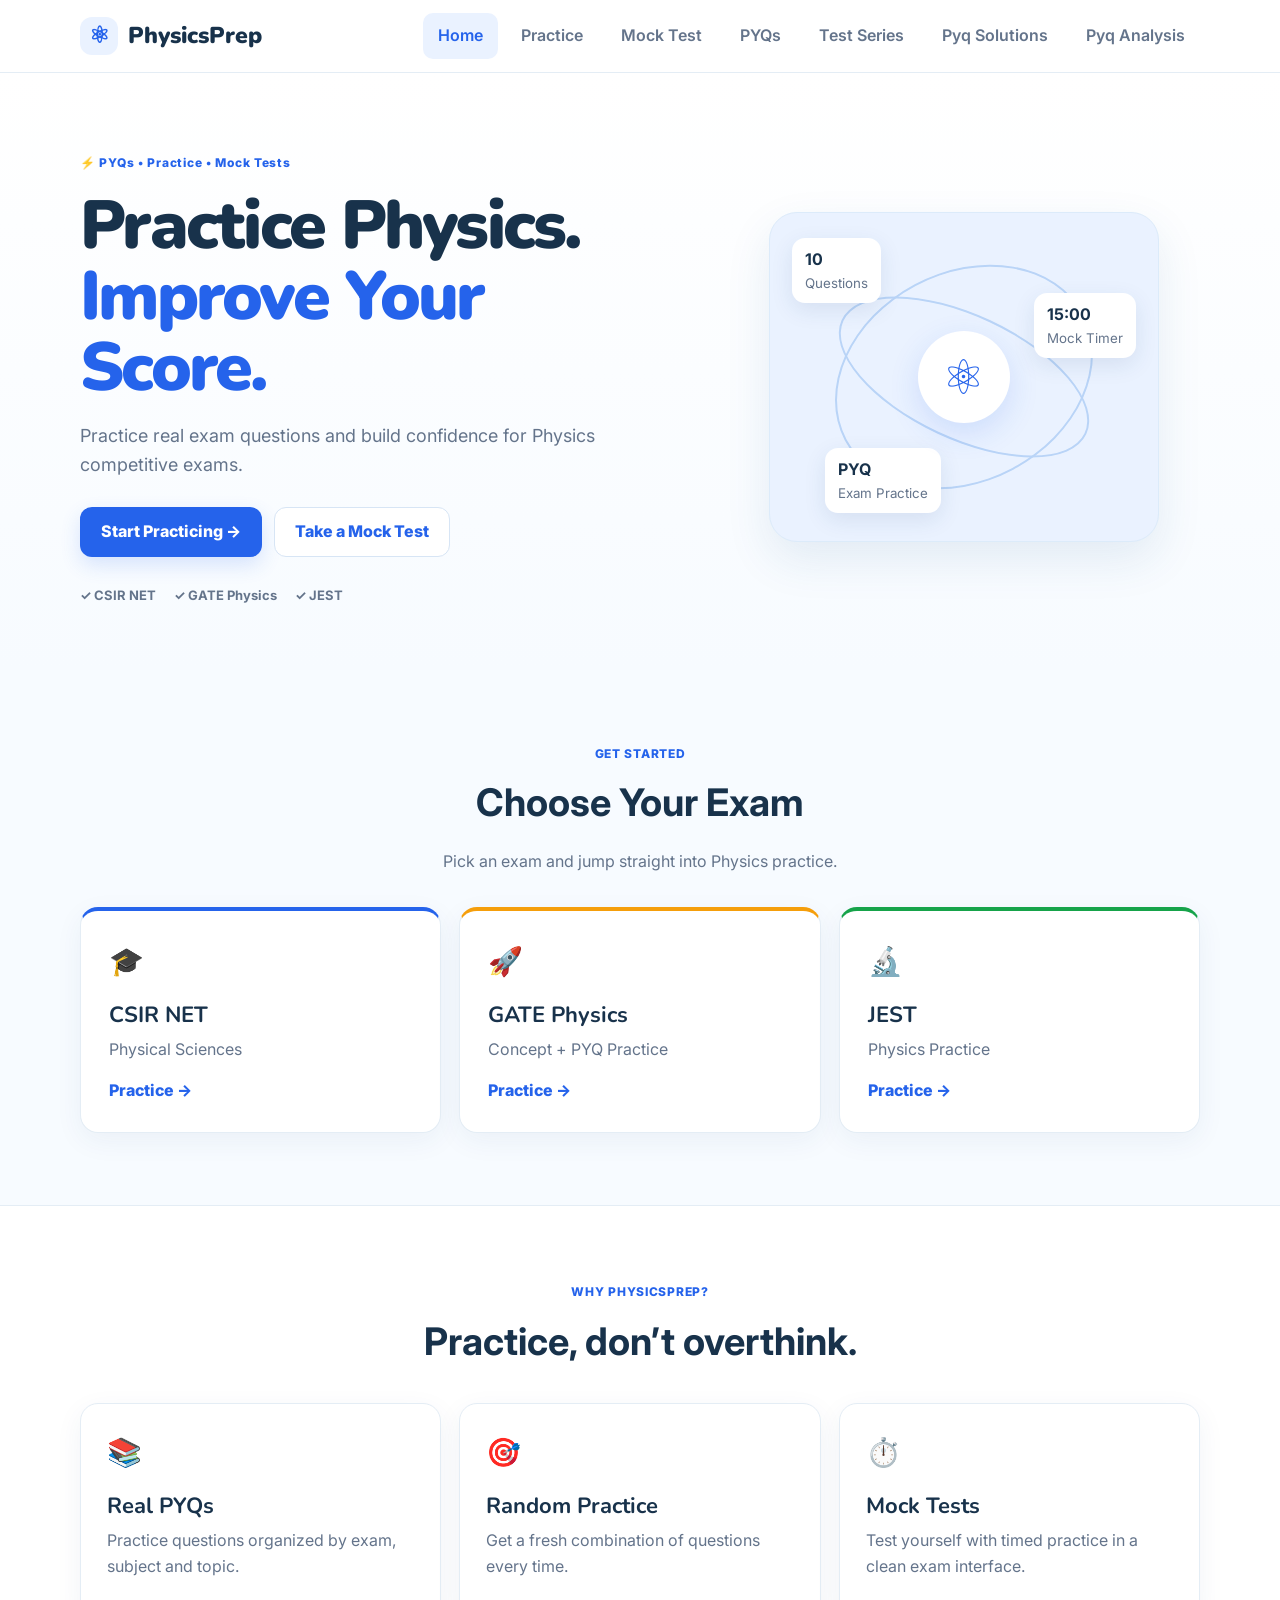
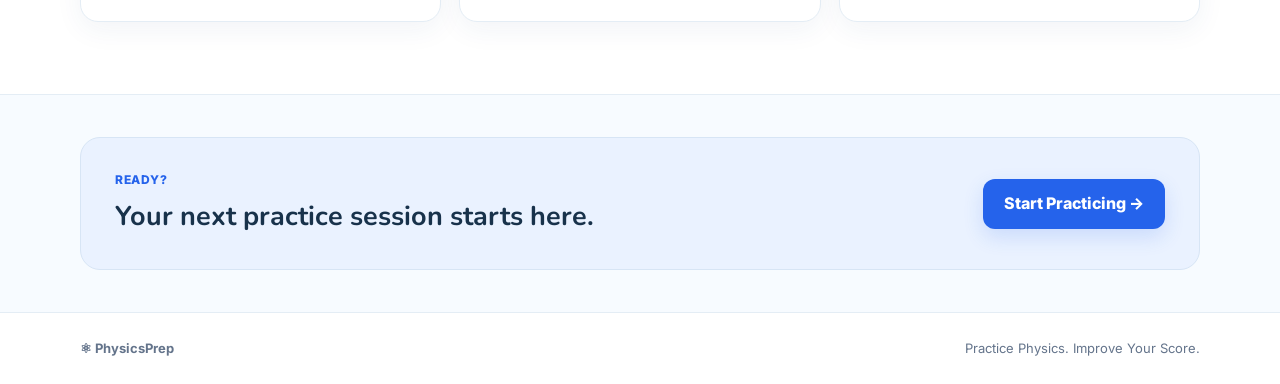
<file: index.html>
<!doctype html>
<html lang="en">
<head> 

 
  <meta charset="utf-8">
  <meta name="viewport" content="width=device-width, initial-scale=1">
  <meta name="description" content="PhysicsPrep — Physics PYQs, topic practice and mock tests.">
  <title>
        PhysicsPyqPrep – CSIR NET & GATE Physics PYQs, Mock Tests & Practice
    </title>

    <meta name="description"
          content="PhysicsPrep provides CSIR NET and GATE Physics previous year questions, chapter-wise PYQs, solutions, mock tests and practice questions for competitive Physics exams.">

    <meta name="robots"
          content="index, follow">

    <link rel="canonical"
          href="https://radheshyamprajapat.github.io/PhysicsPrep/">

    <!-- Open Graph -->
    <meta property="og:title"
          content="PhysicsPrep – CSIR NET & GATE Physics PYQs">

    <meta property="og:description"
          content="Practice CSIR NET and GATE Physics PYQs, mock tests, solutions and chapter-wise questions.">

    <meta property="og:type"
          content="website">

    <meta property="og:url"
          content="https://radheshyamprajapat.github.io/PhysicsPrep/">

    <meta property="og:site_name"
          content="PhysicsPrep">

    <!-- Twitter -->
    <meta name="twitter:card"
          content="summary">

    <meta name="twitter:title"
          content="PhysicsPrep – Physics PYQs & Mock Tests">

    <meta name="twitter:description"
          content="CSIR NET and GATE Physics PYQs, practice questions, solutions and mock tests.">




  
  <link rel="preconnect" href="https://fonts.googleapis.com">
  <link rel="preconnect" href="https://fonts.gstatic.com" crossorigin>
  <link href="https://fonts.googleapis.com/css2?family=Inter:wght@400;500;600;700&family=Nunito:wght@700;800;900&display=swap" rel="stylesheet">
  <link rel="stylesheet" href="css/style.css">
  <link rel="stylesheet" href="css/responsive.css">
</head>
<body data-page="home">
<header class="site-header">
  <div class="container nav-wrap">
    <a class="brand" href="index.html" aria-label="PhysicsPrep home"><span class="brand-icon">⚛</span><span>PhysicsPrep</span></a>
    <button class="menu-toggle" aria-label="Open navigation" aria-expanded="false">☰</button>
    <nav class="main-nav" aria-label="Main navigation">
      <a class="active" href="index.html">Home</a>
      <a href="practice.html">Practice</a>
      <a href="mock.html">Mock Test</a>
      <a href="pyq.html">PYQs</a>
      <a href="test-series.html">Test Series</a>
      <a href="solutions.html">Pyq Solutions</a> 
      <a href="analysis.html">Pyq Analysis</a>
    </nav>
  </div>
</header>

<main>
<section class="hero">
  <div class="container hero-grid">
    <div class="hero-copy">
      <span class="eyebrow">⚡ PYQs • Practice • Mock Tests</span>
      <h1>Practice Physics.<br><span>Improve Your Score.</span></h1>
      <p>Practice real exam questions and build confidence for Physics competitive exams.</p>
      <div class="hero-actions">
        <a class="btn btn-primary" href="practice.html">Start Practicing →</a>
        <a class="btn btn-secondary" href="mock.html">Take a Mock Test</a>
      </div>
      <div class="trust-row"><span>✓ CSIR NET</span><span>✓ GATE Physics</span><span>✓ JEST</span></div>
    </div>
    <div class="hero-visual" aria-label="Physics practice illustration">
      <div class="orbit-card">
        <div class="atom">⚛</div>
        <div class="orbit orbit-one"></div><div class="orbit orbit-two"></div>
        <div class="visual-note note-one"><b>10</b><small>Questions</small></div>
        <div class="visual-note note-two"><b>15:00</b><small>Mock Timer</small></div>
        <div class="visual-note note-three"><b>PYQ</b><small>Exam Practice</small></div>
      </div>
    </div>
  </div>
</section>

<section class="section exams">
  <div class="container">
    <div class="section-heading"><span class="eyebrow">GET STARTED</span><h2>Choose Your Exam</h2><p>Pick an exam and jump straight into Physics practice.</p></div>
    <div class="card-grid three">
      <article class="exam-card accent-blue"><div class="card-icon">🎓</div><h3>CSIR NET</h3><p>Physical Sciences</p><a href="practice.html?exam=CSIR%20NET">Practice →</a></article>
      <article class="exam-card accent-orange"><div class="card-icon">🚀</div><h3>GATE Physics</h3><p>Concept + PYQ Practice</p><a href="practice.html?exam=GATE%20Physics">Practice →</a></article>
      <article class="exam-card accent-green"><div class="card-icon">🔬</div><h3>JEST</h3><p>Physics Practice</p><a href="practice.html?exam=JEST">Practice →</a></article>
    </div>
  </div>
</section>

<section class="section why">
  <div class="container">
    <div class="section-heading"><span class="eyebrow">WHY PHYSICSPREP?</span><h2>Practice, don’t overthink.</h2></div>
    <div class="card-grid three">
      <article class="info-card"><div class="card-icon">📚</div><h3>Real PYQs</h3><p>Practice questions organized by exam, subject and topic.</p></article>
      <article class="info-card"><div class="card-icon">🎯</div><h3>Random Practice</h3><p>Get a fresh combination of questions every time.</p></article>
      <article class="info-card"><div class="card-icon">⏱️</div><h3>Mock Tests</h3><p>Test yourself with timed practice in a clean exam interface.</p></article>
    </div>
  </div>
</section>

<section class="section cta-strip">
  <div class="container cta-inner"><div><span class="eyebrow">READY?</span><h2>Your next practice session starts here.</h2></div><a class="btn btn-primary" href="practice.html">Start Practicing →</a></div>
</section>
</main>
<footer class="site-footer"><div class="container"><b>⚛ PhysicsPrep</b><span>Practice Physics. Improve Your Score.</span></div></footer>
<script src="js/app.js"></script>
</body>
</html>
</file>
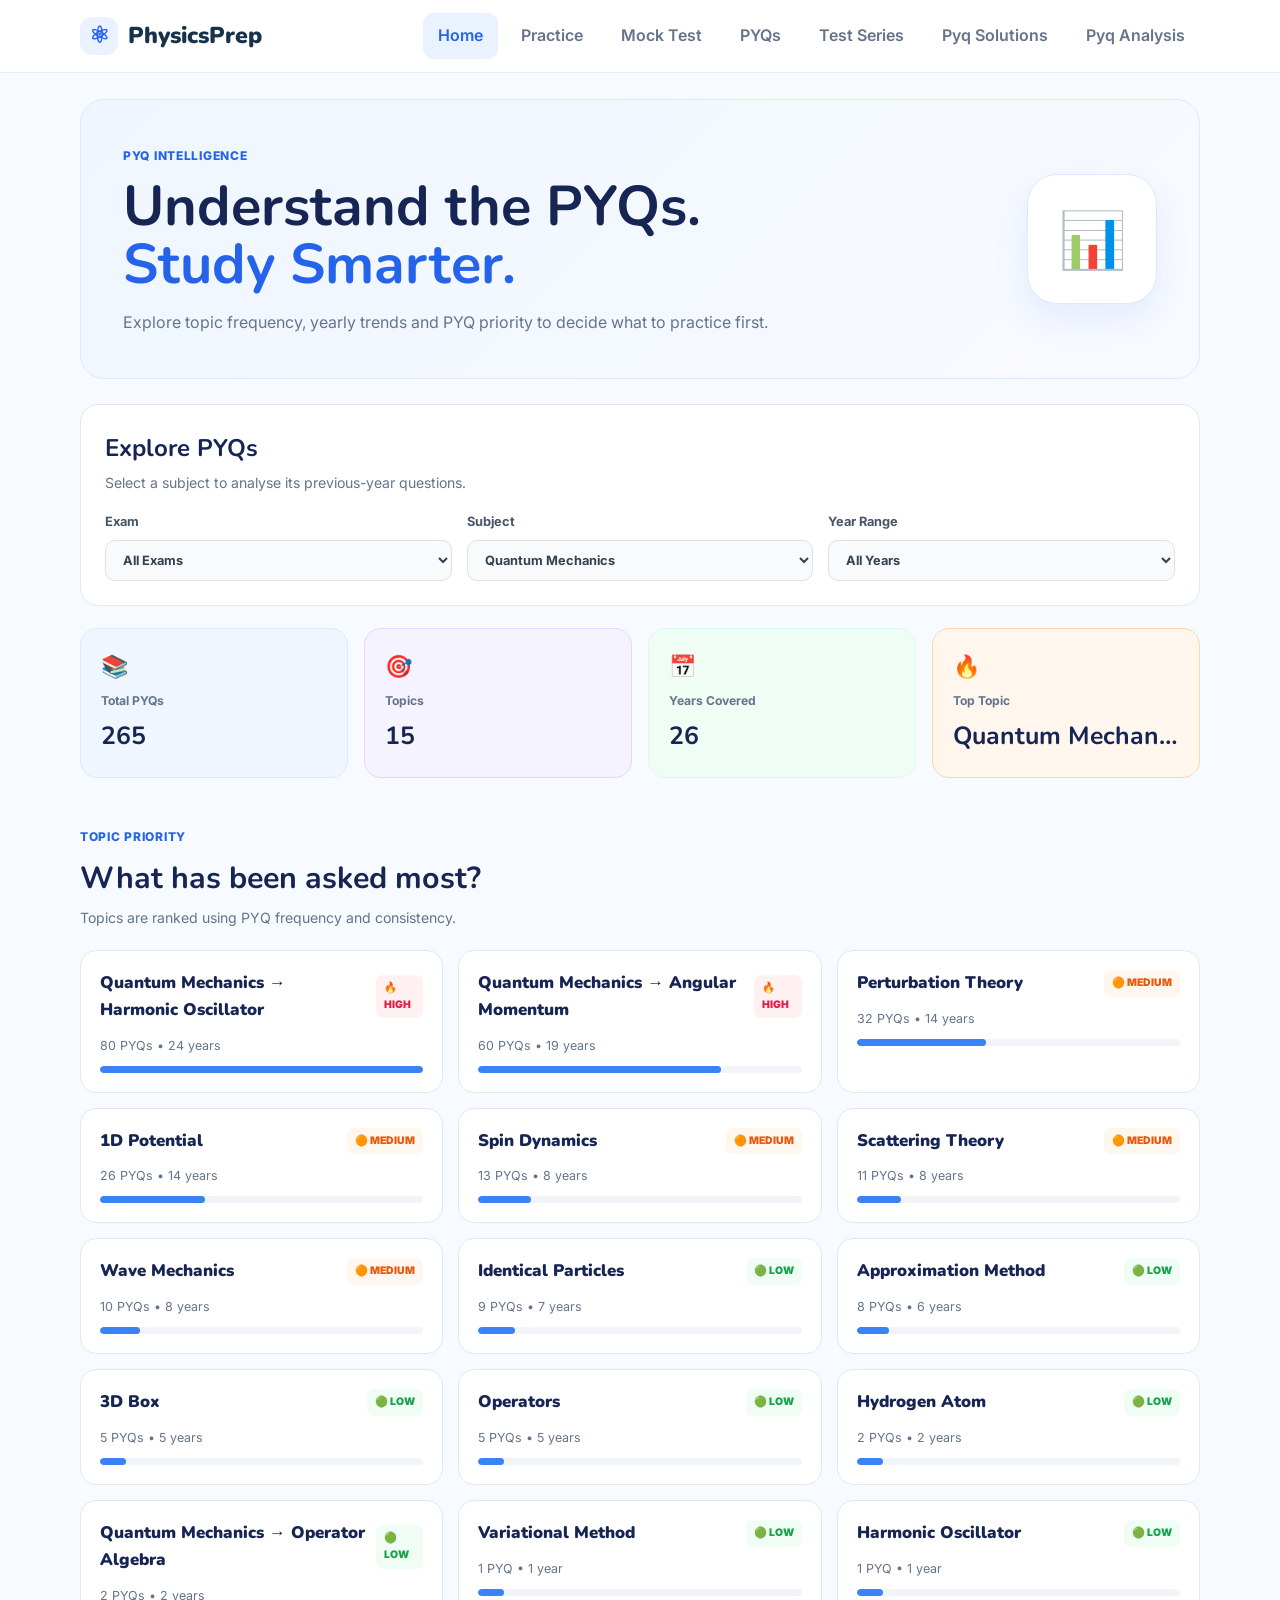
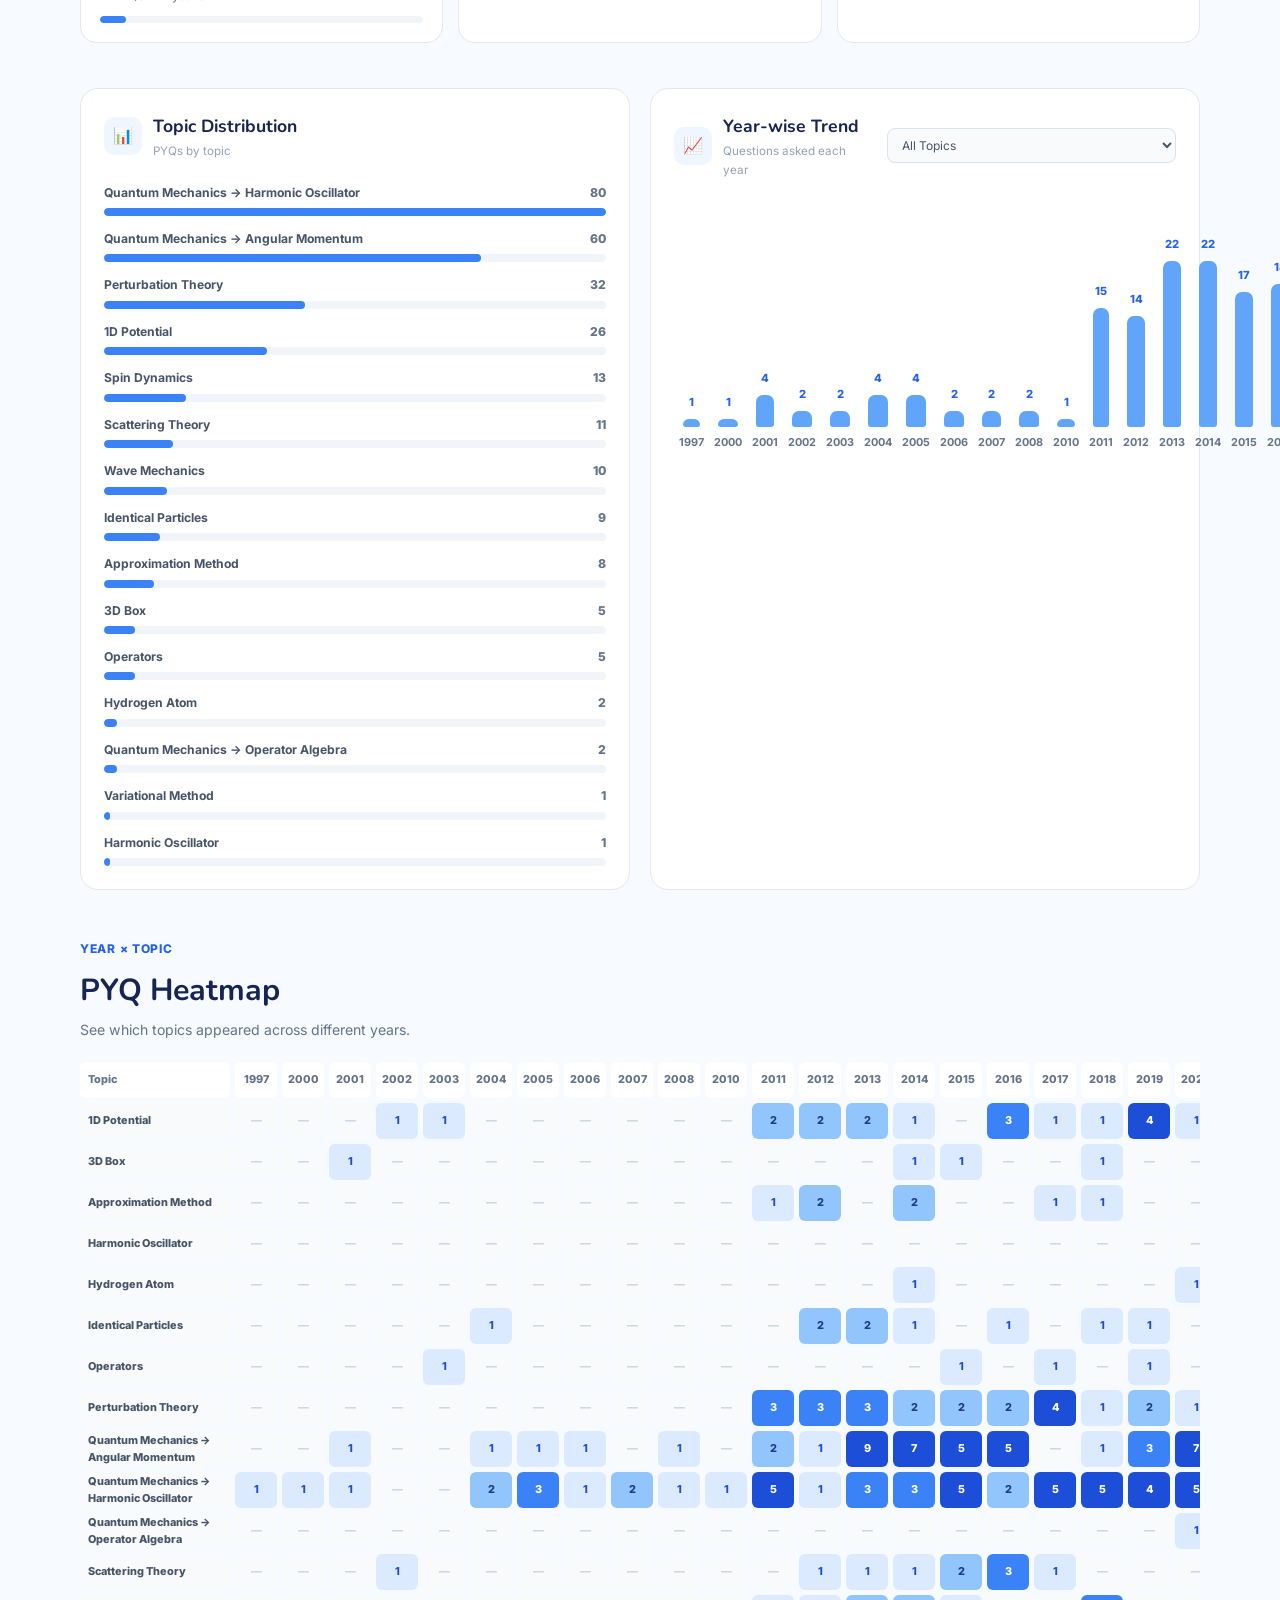
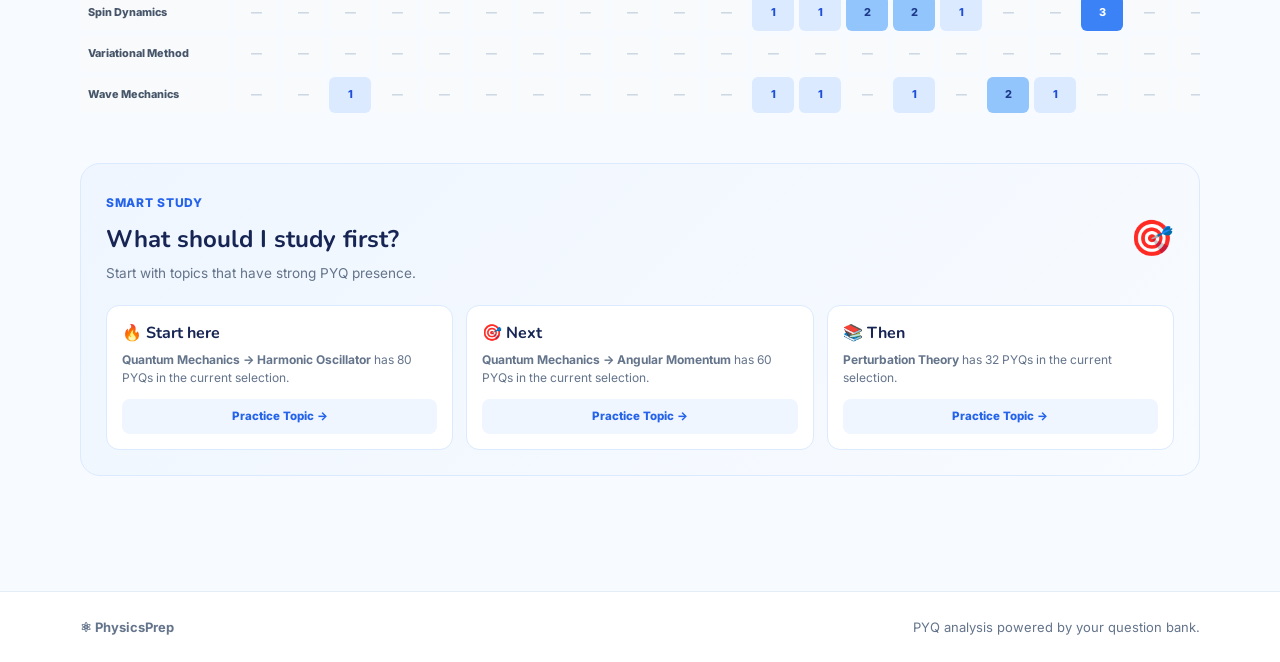
<file: analysis.html>
<!doctype html>
<html lang="en">
<head>
<meta charset="utf-8">
<meta name="viewport" content="width=device-width, initial-scale=1">

<title>PYQ Analysis — PhysicsPrep</title>

<link rel="preconnect" href="https://fonts.googleapis.com">
<link rel="preconnect" href="https://fonts.gstatic.com" crossorigin>

<link href="https://fonts.googleapis.com/css2?family=Inter:wght@400;500;600;700&family=Nunito:wght@700;800;900&display=swap" rel="stylesheet">

<link rel="stylesheet" href="css/style.css">
<link rel="stylesheet" href="css/responsive.css">
<link rel="stylesheet" href="css/analysis.css">
</head>

<body data-page="analysis">

<header class="site-header">
  <div class="container nav-wrap">

    <a class="brand" href="index.html">
      <span class="brand-icon">⚛</span>
      <span>PhysicsPrep</span>
    </a>

    <button class="menu-toggle"
            aria-label="Open navigation"
            aria-expanded="false">
      ☰
    </button>

    <nav class="main-nav">
   <a class="active" href="index.html">Home</a>
      <a href="practice.html">Practice</a>
      <a href="mock.html">Mock Test</a>
      <a href="pyq.html">PYQs</a>
      <a href="test-series.html">Test Series</a>
      <a href="solutions.html">Pyq Solutions</a> 
      <a href="analysis.html">Pyq Analysis</a></nav></div></header>


<main class="analysis-main">

<div class="container">

  <!-- HERO -->

  <section class="analysis-hero">

    <div>
      <span class="eyebrow">PYQ INTELLIGENCE</span>

      <h1>
        Understand the PYQs.<br>
        <span>Study Smarter.</span>
      </h1>

      <p>
        Explore topic frequency, yearly trends and PYQ priority
        to decide what to practice first.
      </p>
    </div>

    <div class="analysis-hero-icon">
      📊
    </div>

  </section>


  <!-- FILTERS -->

  <section class="analysis-filter-card">

    <div class="filter-heading">
      <div>
        <h2>Explore PYQs</h2>
        <p>Select a subject to analyse its previous-year questions.</p>
      </div>
    </div>

    <div class="analysis-filters">

      <label>
        Exam

        <select id="examSelect">
          <option value="">All Exams</option>
        </select>

      </label>

      <label>
        Subject

        <select id="subjectSelect">
          <option value="">Select Subject</option>
        </select>

      </label>

      <label>
        Year Range

        <select id="yearRange">
          <option value="all">All Years</option>
          <option value="5">Last 5 Years</option>
          <option value="10">Last 10 Years</option>
        </select>

      </label>

    </div>

  </section>


  <!-- OVERVIEW -->

  <section class="overview-grid">

    <article class="overview-card blue">
      <span class="overview-icon">📚</span>
      <span class="overview-label">Total PYQs</span>
      <strong id="totalQuestions">0</strong>
    </article>

    <article class="overview-card purple">
      <span class="overview-icon">🎯</span>
      <span class="overview-label">Topics</span>
      <strong id="totalTopics">0</strong>
    </article>

    <article class="overview-card green">
      <span class="overview-icon">📅</span>
      <span class="overview-label">Years Covered</span>
      <strong id="totalYears">0</strong>
    </article>

    <article class="overview-card orange">
      <span class="overview-icon">🔥</span>
      <span class="overview-label">Top Topic</span>
      <strong id="topTopic">—</strong>
    </article>

  </section>


  <!-- TOPIC PRIORITY -->

  <section class="analysis-section">

    <div class="section-title">
      <div>
        <span class="eyebrow">TOPIC PRIORITY</span>
        <h2>What has been asked most?</h2>
        <p>
          Topics are ranked using PYQ frequency and consistency.
        </p>
      </div>
    </div>

    <div id="topicPriority" class="topic-grid"></div>

  </section>


  <!-- TWO COLUMN -->

  <section class="analysis-two-column">


    <!-- DISTRIBUTION -->

    <article class="analysis-panel">

      <div class="panel-heading">
        <div>
          <span class="panel-icon">📊</span>
          <div>
            <h2>Topic Distribution</h2>
            <p>PYQs by topic</p>
          </div>
        </div>
      </div>

      <div id="topicDistribution"
           class="distribution-list"></div>

    </article>


    <!-- YEAR TREND -->

    <article class="analysis-panel">

      <div class="panel-heading">

        <div>
          <span class="panel-icon">📈</span>

          <div>
            <h2>Year-wise Trend</h2>
            <p>Questions asked each year</p>
          </div>
        </div>

        <select id="trendTopic">
          <option value="">All Topics</option>
        </select>

      </div>

      <div id="yearTrend"
           class="year-trend"></div>

    </article>

  </section>


  <!-- HEATMAP -->

  <section class="analysis-section">

    <div class="section-title">

      <div>
        <span class="eyebrow">YEAR × TOPIC</span>

        <h2>PYQ Heatmap</h2>

        <p>
          See which topics appeared across different years.
        </p>
      </div>

    </div>

    <div class="heatmap-wrapper">

      <div id="heatmap"
           class="heatmap"></div>

    </div>

  </section>


  <!-- STUDY FIRST -->

  <section class="priority-section">

    <div class="priority-header">

      <div>
        <span class="eyebrow">SMART STUDY</span>

        <h2>What should I study first?</h2>

        <p>
          Start with topics that have strong PYQ presence.
        </p>
      </div>

      <span class="target-icon">🎯</span>

    </div>

    <div id="studyFirst"
         class="study-list"></div>

  </section>


  <!-- TOPIC DETAIL -->

  <section id="topicDetail"
           class="topic-detail hidden">

    <div class="detail-header">

      <div>
        <span class="eyebrow">TOPIC ANALYSIS</span>

        <h2 id="detailTopic">Topic</h2>

        <p id="detailSummary"></p>
      </div>

      <button id="closeDetail"
              class="detail-close">
        ×
      </button>

    </div>


    <div class="detail-stats">

      <div>
        <span>PYQs</span>
        <strong id="detailQuestions">0</strong>
      </div>

      <div>
        <span>Years</span>
        <strong id="detailYears">0</strong>
      </div>

      <div>
        <span>Priority</span>
        <strong id="detailPriority">—</strong>
      </div>

    </div>


    <div class="detail-chart">

      <h3>Year-wise questions</h3>

      <div id="detailYearChart"></div>

    </div>


    <button id="practiceTopic"
            class="btn btn-primary btn-large">
      Practice This Topic →
    </button>

  </section>


  <!-- EMPTY -->

  <section id="emptyState"
           class="empty-analysis">

    <div>📊</div>

    <h2>Select a subject to begin</h2>

    <p>
      Choose a subject above and explore its PYQ trends.
    </p>

  </section>


</div>

</main>


<footer class="site-footer">

  <div class="container">

    <b>⚛ PhysicsPrep</b>

    <span>
      PYQ analysis powered by your question bank.
    </span>

  </div>

</footer>


<!-- QUESTION DATA -->
 <script src="data/questions/quantum/1d-potential.js"></script>
  <script src="data/questions/quantum/angular-momentum.js"></script>
  <script src="data/questions/quantum/harmonic.js"></script>
   <script src="data/questions/quantum/perturbation.js"></script>
<script src="data/questions/nuclear.js"></script>
<script src="data/questions/atomic-molecular.js"></script>
<script src="data/questions/thermal.js"></script>
<script src="data/questions/classical-mechanics.js"></script>
<script src="data/questions/solid-state-physics.js"></script>
  <script src="data/questions/mmp.js"></script>

<script src="js/question-engine.js"></script>
<script src="js/analysis.js"></script>

</body>
</html>
</file>
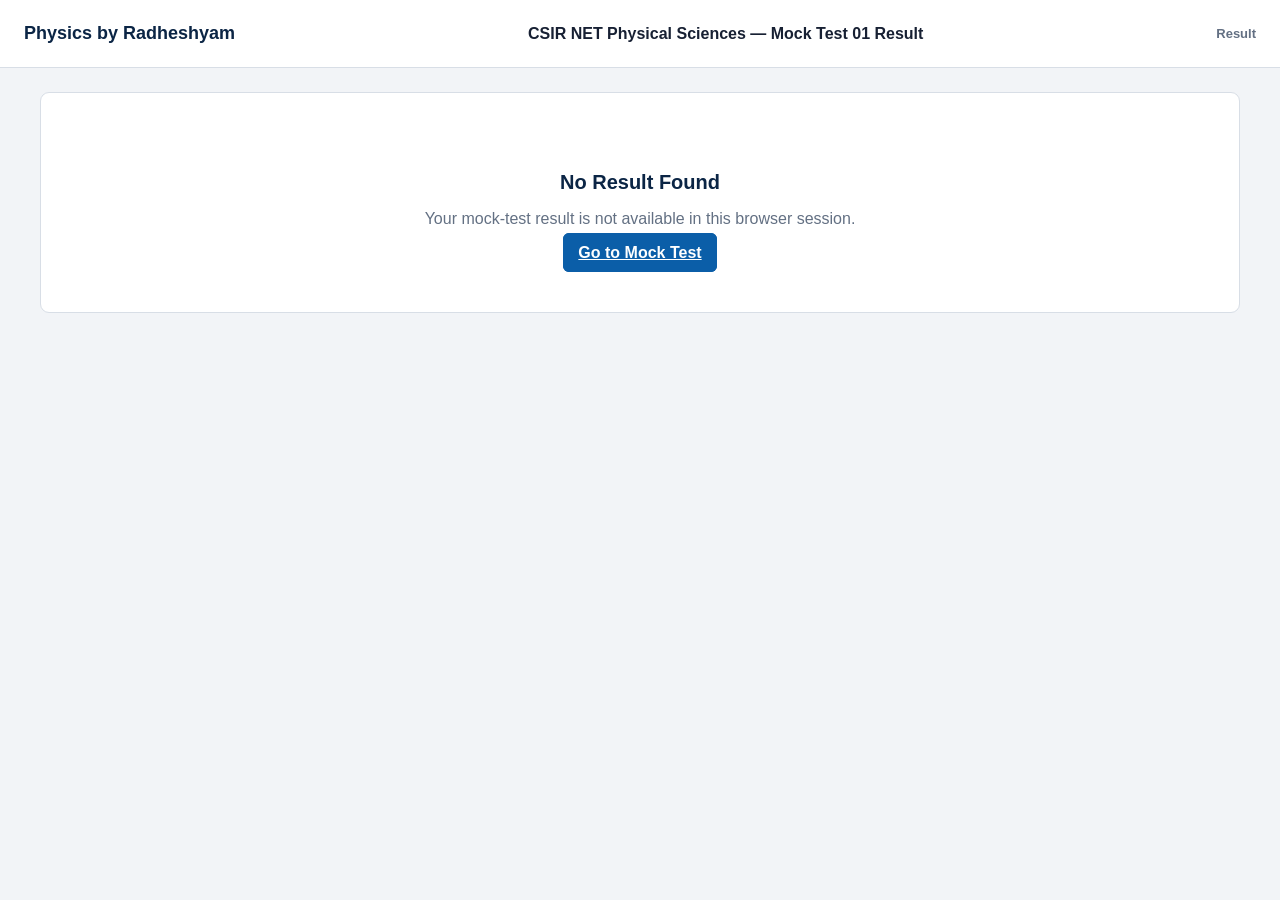
<file: csir-result.html>
<!doctype html>
<html lang="en">
<head>
<meta charset="utf-8">
<meta name="viewport" content="width=device-width,initial-scale=1">
<title>CSIR NET Physical Sciences Mock Test 01 Result | Physics by Radheshyam</title>
<meta name="description" content="View your CSIR NET Physical Sciences Mock Test 01 result, score, Part A, Part B and Part C performance and question-wise analysis.">
<meta name="robots" content="noindex,follow">
<link rel="canonical" href="https://radheshyamprajapat.github.io/Physics-by-Radheshyam/result.html">
<style>
:root{--blue:#123c69;--dark:#0b2545;--border:#d8dee6;--bg:#f2f4f7;--green:#198754;--red:#dc3545;--purple:#7b3fb3;--muted:#637083}
*{box-sizing:border-box}body{margin:0;background:var(--bg);color:#172033;font-family:Arial,Helvetica,sans-serif}
.top{min-height:68px;background:#fff;border-bottom:1px solid var(--border);display:flex;align-items:center;justify-content:space-between;padding:0 24px}.brand{font-weight:800;color:var(--dark);font-size:18px}.title{font-weight:800}.date{font-size:13px;color:var(--muted);font-weight:700}
.container{width:min(1200px,calc(100% - 28px));margin:24px auto 50px}
.hero{background:#fff;border:1px solid var(--border);border-radius:10px;padding:24px;display:flex;justify-content:space-between;align-items:center;gap:20px}.hero h1{margin:0 0 8px;font-size:26px;color:var(--dark)}.hero p{margin:0;color:var(--muted)}
.scorewrap{min-width:220px;text-align:center;border-left:1px solid var(--border);padding-left:24px}.score{font-size:40px;font-weight:900;color:var(--blue)}.scorelabel{font-size:13px;color:var(--muted);margin-top:5px}
.actions{display:flex;gap:10px;flex-wrap:wrap;margin-top:18px}.btn{border:1px solid #adb8c5;background:#fff;border-radius:6px;padding:10px 14px;font-weight:700;cursor:pointer}.primary{background:#0b5ea8;color:#fff;border-color:#0b5ea8}
.grid4{display:grid;grid-template-columns:repeat(4,1fr);gap:14px;margin-top:18px}.card{background:#fff;border:1px solid var(--border);border-radius:9px;padding:18px}.label{color:var(--muted);font-size:13px;font-weight:700}.value{font-size:25px;font-weight:900;margin-top:7px}.small{font-size:12px;color:var(--muted);margin-top:5px}
h2{font-size:20px;color:var(--dark);margin:28px 0 12px}
.parts{display:grid;grid-template-columns:repeat(3,1fr);gap:14px}.part{background:#fff;border:1px solid var(--border);border-radius:9px;padding:18px}.parthead{display:flex;justify-content:space-between;gap:10px}.partname{font-size:18px;font-weight:900;color:var(--dark)}.partscore{font-size:21px;font-weight:900;color:var(--blue)}
.bar{height:9px;background:#e9edf2;border-radius:99px;overflow:hidden;margin:13px 0}.fill{height:100%;background:#0b5ea8}.minis{display:grid;grid-template-columns:repeat(2,1fr);gap:9px}.mini{background:#f6f8fb;border:1px solid #e1e5ea;border-radius:6px;padding:9px}.mini b{display:block;font-size:15px}.mini span{display:block;color:var(--muted);font-size:11px;margin-top:3px}
.note{margin-top:14px;padding:13px 15px;border:1px solid #ead7b8;background:#fffaf1;border-radius:7px;color:#6e522b;font-size:13px;line-height:1.5}
.analysis{background:#fff;border:1px solid var(--border);border-radius:9px;overflow:hidden}.ahead{padding:15px 17px;border-bottom:1px solid var(--border);display:flex;justify-content:space-between;align-items:center;gap:12px}.filters{display:flex;gap:7px;flex-wrap:wrap}.filter{border:1px solid #c6ced8;background:#fff;border-radius:6px;padding:8px 11px;cursor:pointer;font-weight:700;font-size:12px}.filter.active{background:#edf6ff;color:#0b5ea8;border-color:#7da4c8}
.tablewrap{overflow-x:auto}table{width:100%;border-collapse:collapse;min-width:900px}th,td{padding:12px 13px;border-bottom:1px solid #e7ebef;text-align:left;vertical-align:top;font-size:13px}th{background:#f6f8fb;color:#536273;font-size:12px;text-transform:uppercase}.qcell{max-width:460px;line-height:1.5}.badge{display:inline-block;border-radius:99px;padding:5px 8px;font-size:11px;font-weight:800}.correct{background:#e7f6ee;color:#11663e}.wrong{background:#ffe9eb;color:#a61b1b}.skipped{background:#eef1f4;color:#536273}.review{background:#f0e7f8;color:#6b2e9c}
.two{display:grid;grid-template-columns:1fr 1fr;gap:14px}.topiccard{background:#fff;border:1px solid var(--border);border-radius:9px;padding:17px}.row{display:grid;grid-template-columns:minmax(150px,1fr) 70px 80px;gap:10px;padding:9px 0;border-bottom:1px solid #edf0f3;font-size:13px}.row:last-child{border-bottom:0}.rname{font-weight:700}.right{text-align:right}.muted{color:var(--muted)}
.empty{text-align:center;padding:50px 20px;color:var(--muted)}.footer{text-align:center;color:var(--muted);font-size:12px;margin-top:30px}
@media(max-width:900px){.top{padding:0 12px}.title{display:none}.hero{display:block}.scorewrap{border-left:0;border-top:1px solid var(--border);padding:18px 0 0;margin-top:18px}.grid4{grid-template-columns:repeat(2,1fr)}.parts{grid-template-columns:1fr}.two{grid-template-columns:1fr}}
@media(max-width:520px){.container{width:calc(100% - 18px);margin-top:12px}.hero{padding:18px}.hero h1{font-size:21px}.grid4{gap:9px}.card{padding:13px}.value{font-size:21px}.actions .btn{flex:1}h2{font-size:18px}}
@media print{body{background:#fff}.actions,.filters{display:none!important}.container{width:100%;margin:0}.card,.hero,.part,.analysis,.topiccard{break-inside:avoid}}
</style>
</head>
<body>
<header class="top">
  <div class="brand">Physics by Radheshyam</div>
  <div class="title">CSIR NET Physical Sciences — Mock Test 01 Result</div>
  <div class="date" id="submittedAt">Result</div>
</header>

<main class="container" id="app">
  <section class="hero">
    <div>
      <h1>CSIR NET Physical Sciences</h1>
      <p>Mock Test 01 • Full A + B + C Analysis</p>
      <div class="actions">
        <button class="btn primary" id="retake">Retake Test</button>
        <button class="btn" id="print">Print / Save PDF</button>
      </div>
    </div>
    <div class="scorewrap">
      <div class="score" id="totalScore">—</div>
      <div class="scorelabel">Total Score / 200</div>
    </div>
  </section>

  <section class="grid4">
    <div class="card"><div class="label">Attempted</div><div class="value" id="attempted">—</div><div class="small">out of 75</div></div>
    <div class="card"><div class="label">Correct</div><div class="value" id="correct">—</div><div class="small">Correct responses</div></div>
    <div class="card"><div class="label">Wrong</div><div class="value" id="wrong">—</div><div class="small">Negative marking applied</div></div>
    <div class="card"><div class="label">Accuracy</div><div class="value" id="accuracy">—</div><div class="small">Correct / attempted</div></div>
  </section>

  <div class="note" id="scoreNote"></div>

  <h2>Part-wise Performance</h2>
  <section class="parts">
    <div class="part" id="partA"></div>
    <div class="part" id="partB"></div>
    <div class="part" id="partC"></div>
  </section>

  <h2>Question-wise Analysis</h2>
  <section class="analysis">
    <div class="ahead">
      <strong>All Questions</strong>
      <div class="filters">
        <button class="filter active" data-filter="all">All</button>
        <button class="filter" data-filter="correct">Correct</button>
        <button class="filter" data-filter="wrong">Wrong</button>
        <button class="filter" data-filter="skipped">Skipped</button>
        <button class="filter" data-filter="review">Review</button>
      </div>
    </div>
    <div class="tablewrap">
      <table>
        <thead><tr><th>No.</th><th>Part</th><th>Question</th><th>Your Answer</th><th>Correct Answer</th><th>Status</th><th>Marks</th></tr></thead>
        <tbody id="questionTable"></tbody>
      </table>
    </div>
  </section>

  <h2>Subject / Topic Performance</h2>
  <section class="two">
    <div class="topiccard"><strong>Subject-wise Performance</strong><div id="subjectAnalysis"></div></div>
    <div class="topiccard"><strong>Topic-wise Performance</strong><div id="topicAnalysis"></div></div>
  </section>

  <div class="footer">Physics by Radheshyam • CSIR NET Physical Sciences Practice</div>
</main>

<script>
(() => {
"use strict";

const raw=sessionStorage.getItem("pbr_result");
const app=document.getElementById("app");

if(!raw){
  app.innerHTML='<section class="card empty"><h2>No Result Found</h2><p>Your mock-test result is not available in this browser session.</p><a class="btn primary" href="csir-test.html">Go to Mock Test</a></section>';
  return;
}

let data;
try{data=JSON.parse(raw)}catch(e){
  app.innerHTML='<section class="card empty"><h2>Unable to Load Result</h2><p>The saved result data is invalid.</p><a class="btn primary" href="csir-test.html">Go to Mock Test</a></section>';
  return;
}

const questions=Array.isArray(data.questions)?data.questions:[];
const answers=Array.isArray(data.answers)?data.answers:[];
const reviews=Array.isArray(data.review)?data.review:[];

const CFG={
 A:{shown:20,attempt:15,marks:2,negative:.5,name:"General Aptitude"},
 B:{shown:25,attempt:20,marks:3.5,negative:.875,name:"Subject"},
 C:{shown:30,attempt:20,marks:5,negative:1.25,name:"Analytical"}
};

const answered=v=>v!==null&&v!==undefined&&v!=="";
const type=q=>String(q?.type||"").toUpperCase();
const nat=q=>type(q)==="NAT";

function indices(p){return questions.map((q,i)=>q._mockPart===p?i:-1).filter(i=>i>=0)}

function correct(q,v){
 if(!answered(v))return false;
 if(nat(q)){
   const u=Number(v),a=Number(q.answer);
   if(!Number.isFinite(u)||!Number.isFinite(a))return false;
   const t=Number.isFinite(Number(q.tolerance))?Math.abs(Number(q.tolerance)):0;
   return Math.abs(u-a)<=t;
 }
 return Number(v)===Number(q.answer);
}

function partResult(p){
 const c=CFG[p], ids=indices(p);
 let right=0,wrong=0,skip=0;
 ids.forEach(i=>{
   if(!answered(answers[i]))skip++;
   else if(correct(questions[i],answers[i]))right++;
   else wrong++;
 });
 const attempted=right+wrong;
 const positive=right*c.marks;
 const negative=wrong*c.negative;
 return {shown:c.shown,attempt:c.attempt,marks:c.marks,negative:c.negative,name:c.name,
   correct:right,wrong,skipped:skip,attempted,positive,negative:negative,
   score:positive-negative,accuracy:attempted?right/attempted*100:0};
}

const A=partResult("A"),B=partResult("B"),C=partResult("C");
const totalScore=A.score+B.score+C.score;
const totalAttempted=A.attempted+B.attempted+C.attempted;
const totalCorrect=A.correct+B.correct+C.correct;
const totalWrong=A.wrong+B.wrong+C.wrong;
const totalSkipped=A.skipped+B.skipped+C.skipped;
const positive=A.positive+B.positive+C.positive;
const negative=A.negative+B.negative+C.negative;
const accuracy=totalAttempted?totalCorrect/totalAttempted*100:0;

function fmt(n){
 n=Number(n); if(!Number.isFinite(n))return "0";
 return Number.isInteger(n)?String(n):n.toFixed(2).replace(/\.0+$/,"").replace(/(\.\d*?)0+$/,"$1");
}
function esc(v){
 return String(v??"").replace(/[&<>"']/g,m=>({"&":"&amp;","<":"&lt;",">":"&gt;",'"':"&quot;","'":"&#39;"}[m]));
}
function answerText(q,v){
 if(!answered(v))return '<span class="muted">Not Answered</span>';
 if(nat(q))return esc(v);
 const i=Number(v),o=Array.isArray(q.options)?q.options[i]:undefined;
 return o===undefined?esc(v):'<b>'+String.fromCharCode(65+i)+'.</b> '+esc(o);
}
function correctText(q){
 if(nat(q))return esc(q.answer);
 const i=Number(q.answer),o=Array.isArray(q.options)?q.options[i]:undefined;
 return o===undefined?esc(q.answer):'<b>'+String.fromCharCode(65+i)+'.</b> '+esc(o);
}

document.getElementById("totalScore").textContent=fmt(totalScore);
document.getElementById("attempted").textContent=totalAttempted+" / 75";
document.getElementById("correct").textContent=totalCorrect;
document.getElementById("wrong").textContent=totalWrong;
document.getElementById("accuracy").textContent=accuracy.toFixed(1)+"%";

if(data.submittedAt){
 document.getElementById("submittedAt").textContent=new Date(data.submittedAt).toLocaleString(undefined,{dateStyle:"medium",timeStyle:"short"});
}

document.getElementById("scoreNote").innerHTML='<b>Score calculation:</b> '+fmt(positive)+' positive marks − '+fmt(negative)+' negative marks = <b>'+fmt(totalScore)+' / 200</b>. Skipped questions: '+totalSkipped+'.';

function renderPart(id,p,r){
 const max=r.shown*r.marks;
 const width=Math.max(0,Math.min(100,r.score/max*100));
 document.getElementById(id).innerHTML=
 '<div class="parthead"><div class="partname">Part '+p+'</div><div class="partscore">'+fmt(r.score)+'</div></div>'+
 '<div class="small">'+r.name+' • '+r.shown+' shown • '+r.attempt+' attempt limit</div>'+
 '<div class="bar"><div class="fill" style="width:'+width+'%"></div></div>'+
 '<div class="minis">'+
 '<div class="mini"><b>'+r.attempted+'</b><span>Attempted</span></div>'+
 '<div class="mini"><b>'+r.correct+'</b><span>Correct</span></div>'+
 '<div class="mini"><b>'+r.wrong+'</b><span>Wrong</span></div>'+
 '<div class="mini"><b>'+r.skipped+'</b><span>Skipped</span></div>'+
 '<div class="mini"><b>'+r.accuracy.toFixed(1)+'%</b><span>Accuracy</span></div>'+
 '<div class="mini"><b>'+r.positive.toFixed(2)+'</b><span>Positive marks</span></div>'+
 '</div>';
}
renderPart("partA","A",A);renderPart("partB","B",B);renderPart("partC","C",C);

let filter="all";
function status(i){
 if(!answered(answers[i]))return "skipped";
 return correct(questions[i],answers[i])?"correct":"wrong";
}
function renderQuestions(){
 let out="";
 questions.forEach((q,i)=>{
   const s=status(i),rv=Boolean(reviews[i]);
   if(filter!=="all"&&filter!==s&&!(filter==="review"&&rv))return;
   const p=q._mockPart||"—",c=CFG[p];
   let marks="0";
   if(s==="correct")marks="+"+fmt(c.marks);
   if(s==="wrong")marks="-"+fmt(c.negative);
   out+='<tr><td><b>'+(i+1)+'</b></td><td><b>Part '+esc(p)+'</b></td>'+
     '<td class="qcell">'+esc(q.question)+'</td>'+
     '<td>'+answerText(q,answers[i])+'</td>'+
     '<td>'+correctText(q)+'</td>'+
     '<td><span class="badge '+s+'">'+(s==="correct"?"Correct":s==="wrong"?"Wrong":"Skipped")+'</span>'+
     (rv?' <span class="badge review">Review</span>':'')+
     '</td><td><b>'+marks+'</b></td></tr>';
 });
 document.getElementById("questionTable").innerHTML=out||'<tr><td colspan="7"><div class="empty">No questions match this filter.</div></td></tr>';
}
renderQuestions();

document.querySelectorAll(".filter").forEach(b=>b.onclick=()=>{
 filter=b.dataset.filter;
 document.querySelectorAll(".filter").forEach(x=>x.classList.toggle("active",x===b));
 renderQuestions();
});

function group(field){
 const map=new Map();
 questions.forEach((q,i)=>{
   const name=q[field]||"Unspecified";
   if(!map.has(name))map.set(name,{total:0,attempted:0,correct:0,wrong:0});
   const g=map.get(name);g.total++;
   if(answered(answers[i])){
     g.attempted++;
     if(correct(q,answers[i]))g.correct++;else g.wrong++;
   }
 });
 return [...map.entries()].sort((a,b)=>b[1].total-a[1].total);
}
function renderGroups(id,field){
 const rows=group(field);
 document.getElementById(id).innerHTML=rows.map(([name,g])=>{
   const acc=g.attempted?g.correct/g.attempted*100:0;
   return '<div class="row"><div class="rname">'+esc(name)+'</div><div class="right"><b>'+g.correct+'/'+g.total+'</b></div><div class="right muted">'+acc.toFixed(0)+'% acc.</div></div>';
 }).join("")||'<div class="empty">No data available.</div>';
}
renderGroups("subjectAnalysis","subject");
renderGroups("topicAnalysis","topic");

document.getElementById("print").onclick=()=>window.print();
document.getElementById("retake").onclick=()=>{
 sessionStorage.removeItem("pbr_result");
 location.href="csir-test.html";
};

})();
</script>
</body>
</html>
</file>
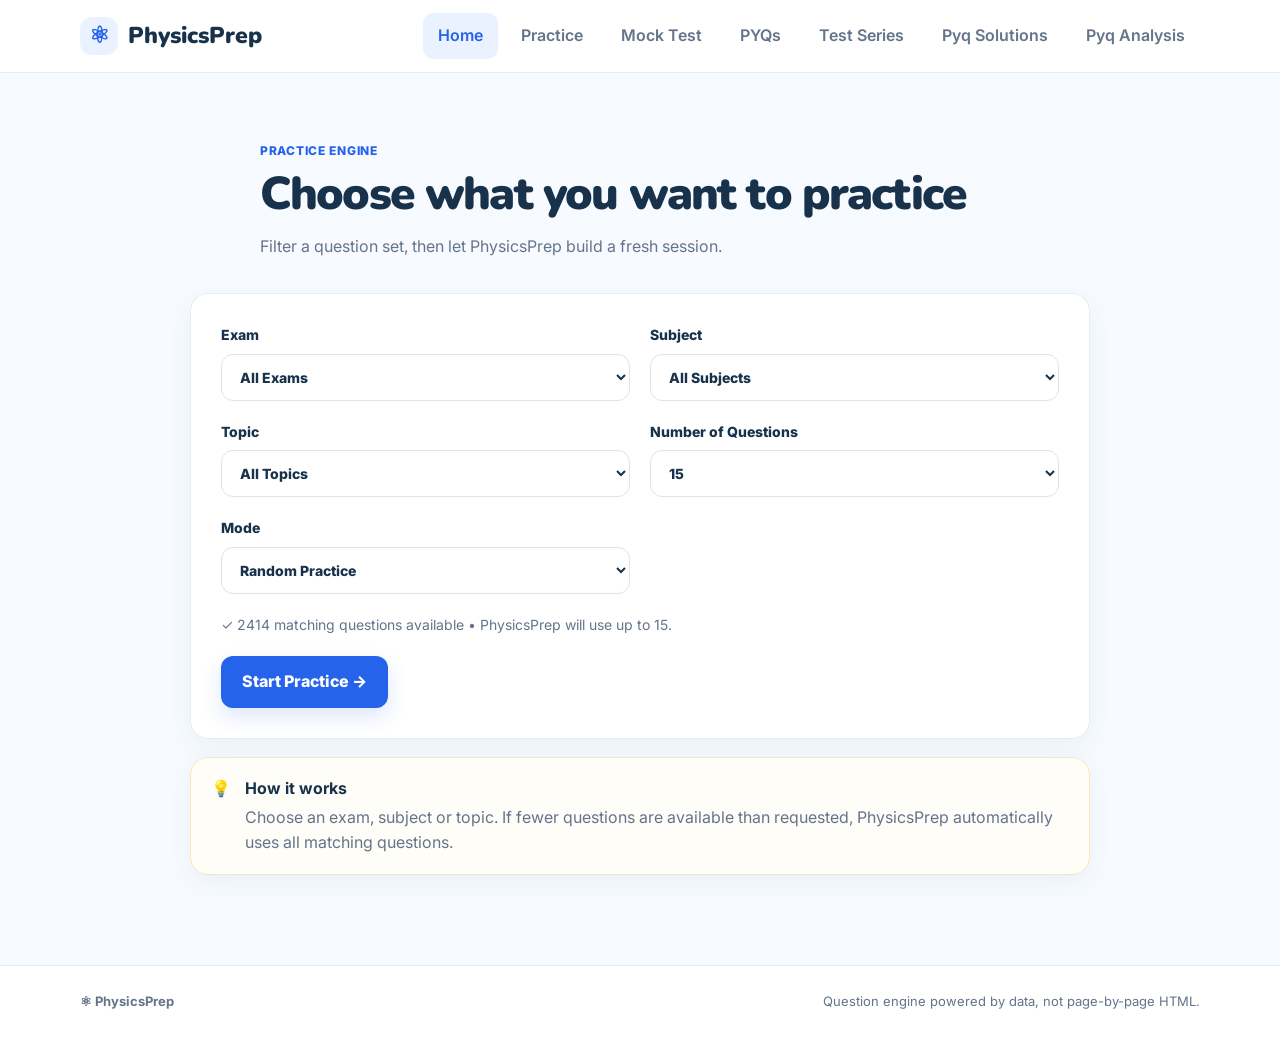
<file: practice.html>
<!doctype html>
<html lang="en">
<head>
<meta charset="utf-8"><meta name="viewport" content="width=device-width, initial-scale=1">
<title>
    Physics Practice Questions – CSIR NET & GATE | PhysicsPrep
</title>

<meta name="description"
      content="Practice Physics questions for CSIR NET and GATE with topic-wise and subject-wise practice on PhysicsPrep.">

<meta name="robots"
      content="index, follow">

<link rel="canonical"
      href="https://radheshyamprajapat.github.io/PhysicsPrep/practice.html">
<link rel="preconnect" href="https://fonts.googleapis.com"><link rel="preconnect" href="https://fonts.gstatic.com" crossorigin>
<link href="https://fonts.googleapis.com/css2?family=Inter:wght@400;500;600;700&family=Nunito:wght@700;800;900&display=swap" rel="stylesheet">
<link rel="stylesheet" href="css/style.css"><link rel="stylesheet" href="css/responsive.css">
</head>
<body data-page="practice">
<header class="site-header"><div class="container nav-wrap"><a class="brand" href="index.html"><span class="brand-icon">⚛</span><span>PhysicsPrep</span></a><button class="menu-toggle" aria-label="Open navigation" aria-expanded="false">☰</button><nav class="main-nav"> <a class="active" href="index.html">Home</a>
      <a href="practice.html">Practice</a>
      <a href="mock.html">Mock Test</a>
      <a href="pyq.html">PYQs</a>
      <a href="test-series.html">Test Series</a>
      <a href="solutions.html">Pyq Solutions</a> 
      <a href="analysis.html">Pyq Analysis</a></nav></div></header>
<main class="page-main">
<div class="container narrow">
  <div class="page-heading"><span class="eyebrow">PRACTICE ENGINE</span><h1>Choose what you want to practice</h1><p>Filter a question set, then let PhysicsPrep build a fresh session.</p></div>
  <section class="selector-card">
    <div class="form-grid">
      <label>Exam<select id="examSelect"><option value="">All Exams</option></select></label>
      <label>Subject<select id="subjectSelect"><option value="">All Subjects</option></select></label>
      <label>Topic<select id="topicSelect"><option value="">All Topics</option></select></label>
      <label>Number of Questions<select id="countSelect"><option>5</option><option selected>15</option><option>25</option></select></label>
      <label>Mode<select id="modeSelect"><option value="random">Random Practice</option><option value="pyq">PYQ Practice</option></select></label>
    </div>
    <div id="availability" class="availability"></div>
    <button id="startPractice" class="btn btn-primary btn-large">Start Practice →</button>
  </section>
  <div class="tip-card"><span>💡</span><div><b>How it works</b><p>Choose an exam, subject or topic. If fewer questions are available than requested, PhysicsPrep automatically uses all matching questions.</p></div></div>
</div>
</main>
<footer class="site-footer"><div class="container"><b>⚛ PhysicsPrep</b><span>Question engine powered by data, not page-by-page HTML.</span></div></footer>
<script src="data/questions/quantum/1d-potential.js"></script>
  <script src="data/questions/quantum/angular-momentum.js"></script>
  <script src="data/questions/quantum/harmonic.js"></script>
   <script src="data/questions/quantum/perturbation.js"></script>
<script src="data/questions/nuclear.js"></script>
<script src="data/questions/atomic-molecular.js"></script>
<script src="data/questions/thermal.js"></script>
<script src="data/questions/classical-mechanics.js"></script>
<script src="data/questions/solid-state-physics.js"></script>
       <script src="data/questions/mmp.js"></script> 
<script src="js/question-engine.js"></script>
<script src="js/app.js"></script>
</file>
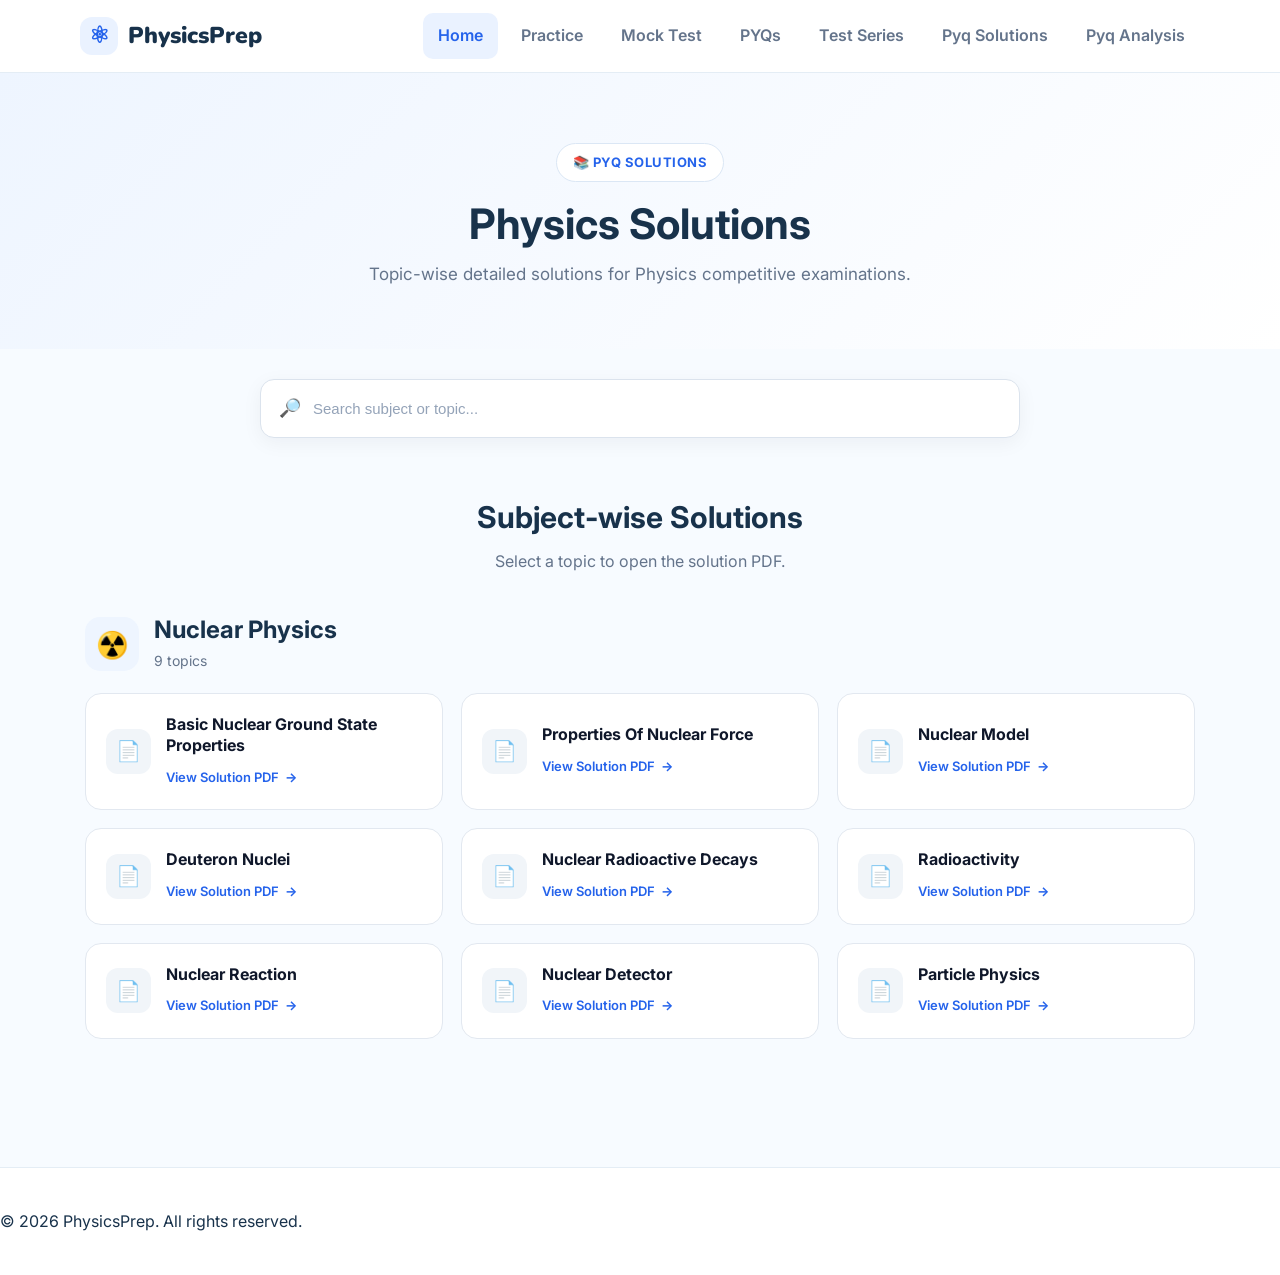
<file: solutions.html>
<!DOCTYPE html> <html lang="en"> <head> <meta charset="UTF-8"> <meta name="viewport" content="width=device-width, initial-scale=1.0"> <meta name="description" content="Topic-wise Physics PYQ solutions for CSIR NET, GATE, JEST, TIFR and other Physics exams."> <title>Physics Solutions | PhysicsPrep</title><link rel="preconnect" href="https://fonts.googleapis.com"><link rel="preconnect" href="https://fonts.gstatic.com" crossorigin> <link href="https://fonts.googleapis.com/css2?family=Inter:wght@400;500;600;700&family=Nunito:wght@700;800;900&display=swap" rel="stylesheet"> <link rel="stylesheet" href="css/style.css"> <link rel="stylesheet" href="css/responsive.css"> <link rel="stylesheet" href="css/solutions.css"> </head> <body>
<header class="site-header"><div class="container nav-wrap"><a class="brand" href="index.html"><span class="brand-icon">⚛</span><span>PhysicsPrep</span></a><button class="menu-toggle" aria-label="Open navigation" aria-expanded="false">☰</button><nav class="main-nav"><a class="active" href="index.html">Home</a>
      <a href="practice.html">Practice</a>
      <a href="mock.html">Mock Test</a>
      <a href="pyq.html">PYQs</a>
      <a href="test-series.html">Test Series</a>
      <a href="solutions.html">Pyq Solutions</a> 
      <a href="analysis.html">Pyq Analysis</a></nav></div></header>




<main>

    <!-- HERO -->

    <section class="solutions-hero">

        <div class="hero-content">

            <span class="hero-badge">
                📚 PYQ SOLUTIONS
            </span>

            <h1>
                Physics Solutions
            </h1>

            <p>
                Topic-wise detailed solutions for
                Physics competitive examinations.
            </p>

        </div>

    </section>


    <!-- SEARCH -->

    <section class="solutions-tools">

        <div class="solutions-search">

            <span>🔎</span>

            <input
                type="search"
                id="solutionSearch"
                placeholder="Search subject or topic..."
                autocomplete="off"
            >

        </div>

    </section>


    <!-- SOLUTIONS -->

    <section class="solutions-section">

        <div class="section-heading">

            <h2>
                Subject-wise Solutions
            </h2>

            <p>
                Select a topic to open the solution PDF.
            </p>

        </div>


        <div id="solutionsContainer"
             class="solutions-container">
        </div>


        <div id="noSolutions"
             class="no-solutions"
             hidden>

            <div class="no-solutions-icon">
                🔍
            </div>

            <h3>
                No topic found
            </h3>

            <p>
                Try another subject or topic name.
            </p>

        </div>

    </section>

</main>


<footer class="site-footer">

    <p>
        © 2026 PhysicsPrep. All rights reserved.
    </p>

</footer>


<script src="data/solutions.js"></script>
<script src="js/solutions.js"></script>

</body>

</html>
</file>
<file: css/style.css>
*{box-sizing:border-box}html{scroll-behavior:smooth}body{margin:0;background:#F7FBFF;color:#18324B;font-family:Inter,Arial,sans-serif;line-height:1.6}a{text-decoration:none;color:inherit}button,select{font:inherit}.container{width:min(1120px,calc(100% - 40px));margin:auto}.narrow{max-width:900px}.site-header{background:#fff;border-bottom:1px solid #E4EDF5;position:sticky;top:0;z-index:20}.nav-wrap{min-height:72px;display:flex;align-items:center;justify-content:space-between;gap:30px}.brand{display:inline-flex;align-items:center;gap:10px;font-family:Nunito,sans-serif;font-size:23px;font-weight:900;color:#18324B}.brand-icon{display:grid;place-items:center;width:38px;height:38px;border-radius:12px;background:#EAF2FF;color:#2563EB;font-size:23px}.main-nav{display:flex;gap:8px;align-items:center}.main-nav a{padding:10px 15px;border-radius:10px;color:#64748B;font-weight:600}.main-nav a:hover,.main-nav a.active{color:#2563EB;background:#EAF2FF}.menu-toggle{display:none;border:0;background:#EAF2FF;color:#2563EB;border-radius:10px;padding:8px 11px;font-size:20px}.hero{padding:76px 0 62px;background:linear-gradient(180deg,#fff 0,#F7FBFF 100%)}.hero-grid{display:grid;grid-template-columns:1.1fr .9fr;align-items:center;gap:70px}.eyebrow{display:inline-flex;align-items:center;gap:6px;color:#2563EB;font-weight:800;letter-spacing:.06em;font-size:12px}.hero h1,.page-heading h1,.result-hero h1{font-family:Nunito,sans-serif;font-weight:900;line-height:1.05;letter-spacing:-.04em}.hero h1{font-size:clamp(42px,6vw,68px);margin:15px 0}.hero h1 span{color:#2563EB}.hero p{font-size:18px;color:#64748B;max-width:600px}.hero-actions{display:flex;flex-wrap:wrap;gap:12px;margin:28px 0}.btn{display:inline-flex;justify-content:center;align-items:center;min-height:46px;padding:11px 20px;border:1px solid transparent;border-radius:12px;font-weight:800;cursor:pointer;transition:.2s ease;white-space:nowrap}.btn:hover{transform:translateY(-2px)}.btn-primary{background:#2563EB;color:white;box-shadow:0 8px 20px rgba(37,99,235,.16)}.btn-secondary{background:#fff;color:#2563EB;border-color:#D7E5F5}.btn-success{background:#16A34A;color:#fff}.btn-large{min-height:52px;font-size:16px}.trust-row{display:flex;gap:18px;flex-wrap:wrap;color:#64748B;font-size:13px;font-weight:700}.hero-visual{display:flex;justify-content:center}.orbit-card{width:min(390px,100%);height:330px;border:1px solid #DCEBFA;background:#EAF2FF;border-radius:28px;position:relative;overflow:hidden;box-shadow:0 18px 45px rgba(30,86,150,.10)}.atom{position:absolute;left:50%;top:50%;transform:translate(-50%,-50%);width:92px;height:92px;border-radius:50%;display:grid;place-items:center;background:#fff;color:#2563EB;font-size:48px;box-shadow:0 10px 30px rgba(37,99,235,.15);z-index:2}.orbit{position:absolute;left:50%;top:50%;border:2px solid #B9D4F7;border-radius:50%;transform:translate(-50%,-50%) rotate(25deg)}.orbit-one{width:270px;height:125px}.orbit-two{width:270px;height:210px;transform:translate(-50%,-50%) rotate(-28deg)}.visual-note{position:absolute;background:#fff;padding:9px 13px;border-radius:13px;box-shadow:0 7px 22px rgba(30,70,120,.10);display:flex;flex-direction:column}.visual-note b{color:#18324B}.visual-note small{color:#64748B}.note-one{top:25px;left:22px}.note-two{right:22px;top:80px}.note-three{left:55px;bottom:28px}.section{padding:72px 0}.section-heading,.page-heading{text-align:center;max-width:700px;margin:0 auto 32px}.section-heading h2,.page-heading h1{margin:7px 0;font-size:38px}.section-heading p,.page-heading p{color:#64748B}.card-grid{display:grid;gap:18px}.card-grid.three{grid-template-columns:repeat(3,1fr)}.exam-card,.info-card,.subject-card,.mock-card,.selector-card,.tip-card,.score-card,.question-card{background:#fff;border:1px solid #E4EDF5;border-radius:18px;box-shadow:0 8px 28px rgba(38,74,112,.06)}.exam-card{padding:28px;min-height:190px;border-top:4px solid #2563EB}.exam-card.accent-orange{border-top-color:#F59E0B}.exam-card.accent-green{border-top-color:#16A34A}.card-icon{font-size:28px;margin-bottom:14px}.exam-card h3,.info-card h3,.subject-card h3,.mock-card h3{font-family:Nunito,sans-serif;margin:0 0 4px;font-size:22px}.exam-card p,.info-card p,.subject-card p,.mock-card p{color:#64748B;margin:0 0 16px}.exam-card a,.subject-card a{color:#2563EB;font-weight:800}.why{background:#fff;border-top:1px solid #E4EDF5;border-bottom:1px solid #E4EDF5}.info-card{padding:26px}.cta-strip{padding:42px 0}.cta-inner{background:#EAF2FF;border:1px solid #D7E5F5;border-radius:20px;padding:28px 34px;display:flex;justify-content:space-between;align-items:center;gap:20px}.cta-inner h2{font-family:Nunito,sans-serif;margin:3px 0;font-size:27px}.site-footer{background:#fff;border-top:1px solid #E4EDF5;padding:25px 0}.site-footer .container{display:flex;justify-content:space-between;gap:20px;color:#64748B;font-size:13px}.page-main{padding:64px 0 90px;min-height:calc(100vh - 145px)}.page-heading{text-align:left;max-width:760px;margin-bottom:34px}.page-heading h1{font-size:46px}.selector-card{padding:30px}.form-grid{display:grid;grid-template-columns:repeat(2,1fr);gap:20px}.form-grid label{font-weight:800;font-size:14px}.form-grid select{display:block;width:100%;margin-top:7px;padding:13px 14px;border:1px solid #D9E5F0;border-radius:12px;background:#fff;color:#18324B;outline:none}.form-grid select:focus{border-color:#2563EB;box-shadow:0 0 0 3px #EAF2FF}.availability{margin:20px 0;color:#64748B;font-size:14px}.tip-card{margin-top:18px;padding:18px 20px;display:flex;gap:14px;background:#FFFDF7;border-color:#F6E8BE}.tip-card p{margin:3px 0 0;color:#64748B}.subject-grid,.mock-grid{display:grid;grid-template-columns:repeat(3,1fr);gap:18px}.subject-card,.mock-card{padding:24px}.subject-card .count{display:inline-block;background:#EAF2FF;color:#2563EB;padding:4px 9px;border-radius:999px;font-size:12px;font-weight:800;margin-bottom:15px}.mock-card{border-top:4px solid #2563EB}.mock-card .meta{display:flex;gap:8px;flex-wrap:wrap;margin:15px 0}.pill{background:#F2F7FC;border-radius:999px;padding:5px 9px;font-size:12px;color:#64748B;font-weight:700}.test-header{background:#fff;border-bottom:1px solid #E4EDF5}.test-top{min-height:72px;display:flex;align-items:center;justify-content:space-between;gap:20px}.test-status{display:flex;align-items:center;gap:20px;font-weight:800;color:#64748B}.timer{background:#EAF2FF;color:#2563EB;padding:7px 12px;border-radius:10px;min-width:76px;text-align:center}.test-main{padding:40px 0 70px}.test-container{max-width:850px}.question-meta{display:inline-flex;background:#EAF2FF;color:#2563EB;border-radius:999px;padding:6px 12px;font-size:12px;font-weight:800;margin-bottom:12px}.question-card{padding:32px}.question-number{color:#64748B;font-weight:800;font-size:14px}.question-card h1{font-family:Nunito,sans-serif;font-size:27px;line-height:1.35;margin:8px 0 28px}.options{display:grid;gap:12px}.option{display:flex;align-items:flex-start;gap:13px;width:100%;text-align:left;padding:16px 17px;border:1px solid #DCE7F1;background:#fff;border-radius:13px;cursor:pointer;color:#18324B;transition:.18s}.option:hover{border-color:#A8C8ED;background:#F8FBFF}.option.selected{border-color:#2563EB;background:#EAF2FF;box-shadow:0 0 0 2px rgba(37,99,235,.08)}.option-key{font-weight:900;color:#2563EB;min-width:25px}.test-controls{display:flex;justify-content:flex-end;gap:10px;margin-top:18px}.keyboard-hint{color:#94A3B8;font-size:12px;text-align:right;margin-top:12px}kbd{background:#fff;border:1px solid #D9E5F0;border-radius:5px;padding:1px 5px}.hidden{display:none!important}.result-main{padding:70px 0;min-height:calc(100vh - 145px)}.result-wrap{max-width:680px;text-align:center}.result-emoji{font-size:48px}.result-hero h1{font-size:48px;margin:5px 0}.result-hero p{color:#64748B}.score-card{margin:28px auto 18px;padding:28px}.score-card span,.score-card small{display:block;color:#64748B}.score-card strong{display:block;font:900 48px Nunito,sans-serif;margin:2px 0}.score-card b{display:block;font-size:24px;margin-top:12px}.score-bar{height:9px;background:#EAF2FF;border-radius:99px;overflow:hidden;margin-top:15px}.score-bar i{display:block;height:100%;background:#16A34A;width:0;transition:width .5s}.result-stats{display:grid;grid-template-columns:repeat(3,1fr);gap:14px}.result-stats>div{background:#fff;border:1px solid #E4EDF5;border-radius:16px;padding:18px}.result-stats b,.result-stats small{display:block}.result-stats b{font:900 28px Nunito,sans-serif}.result-stats small{color:#64748B}.stat-icon{display:grid;place-items:center;width:34px;height:34px;border-radius:50%;margin:0 auto 8px;font-weight:900}.correct{background:#EAF8EF;color:#16A34A}.wrong{background:#FFF0F0;color:#DC2626}.skipped{background:#F2F5F8;color:#64748B}.result-actions{display:flex;justify-content:center;gap:12px;margin-top:24px}
</file>
<file: css/responsive.css>
@media(max-width:900px){.hero-grid{grid-template-columns:1fr;gap:35px}.hero-copy{text-align:center}.hero-copy p{margin-left:auto;margin-right:auto}.hero-actions,.trust-row{justify-content:center}.card-grid.three,.subject-grid,.mock-grid{grid-template-columns:repeat(2,1fr)}}
@media(max-width:680px){.container{width:min(100% - 28px,1120px)}.nav-wrap{min-height:64px}.menu-toggle{display:block}.main-nav{display:none;position:absolute;top:64px;left:14px;right:14px;background:#fff;border:1px solid #E4EDF5;border-radius:14px;padding:8px;box-shadow:0 12px 30px rgba(30,60,100,.12);flex-direction:column;align-items:stretch}.main-nav.open{display:flex}.main-nav a{padding:12px}.hero{padding:50px 0 42px}.hero h1{font-size:43px}.hero p{font-size:16px}.hero-visual{display:none}.section{padding:52px 0}.section-heading h2,.page-heading h1{font-size:31px}.card-grid.three,.subject-grid,.mock-grid,.form-grid{grid-template-columns:1fr}.exam-card,.info-card{padding:22px}.cta-inner{padding:24px;flex-direction:column;align-items:flex-start}.site-footer .container{flex-direction:column}.page-main{padding:45px 0 65px}.selector-card{padding:20px}.test-top{min-height:64px}.test-status{gap:8px;font-size:12px}.test-top .brand{font-size:18px}.test-top .brand-icon{width:32px;height:32px}.test-main{padding:25px 0 50px}.question-card{padding:22px 17px}.question-card h1{font-size:22px}.test-controls{justify-content:stretch}.test-controls .btn{flex:1;padding-left:10px;padding-right:10px}.keyboard-hint{display:none}.result-hero h1{font-size:39px}.result-stats{gap:8px}.result-stats>div{padding:14px 8px}.result-actions{flex-direction:column}.result-actions .btn{width:100%}}
</file>
<file: css/analysis.css>
/* =========================================================
   PHYSICSPREP — PYQ ANALYSIS
   ========================================================= */

.analysis-main {
  padding: 26px 0 70px;
}


/* HERO */

.analysis-hero {
  margin-bottom: 25px;
  padding: 42px;
  border-radius: 24px;

  background: linear-gradient(
    135deg,
    #eff6ff,
    #f8faff
  );

  border: 1px solid #dbeafe;

  display: flex;
  align-items: center;
  justify-content: space-between;

  gap: 30px;
}

.analysis-hero h1 {
  margin: 10px 0 14px;

  font-family: "Nunito", sans-serif;

  font-size: clamp(2.1rem, 5vw, 3.5rem);

  line-height: 1.05;

  color: #172554;
}

.analysis-hero h1 span {
  color: #2563eb;
}

.analysis-hero p {
  max-width: 650px;

  margin: 0;

  color: #64748b;

  line-height: 1.7;
}

.analysis-hero-icon {
  width: 130px;
  height: 130px;

  border-radius: 30px;

  background: #ffffff;

  border: 1px solid #dbeafe;

  display: flex;
  align-items: center;
  justify-content: center;

  font-size: 55px;

  box-shadow:
    0 15px 35px rgba(37, 99, 235, .09);
}


/* FILTER */

.analysis-filter-card {
  margin-bottom: 22px;

  padding: 24px;

  background: #ffffff;

  border: 1px solid #e2e8f0;

  border-radius: 18px;
}

.filter-heading h2 {
  margin: 0 0 4px;

  font-family: "Nunito", sans-serif;

  color: #172554;
}

.filter-heading p {
  margin: 0 0 18px;

  color: #64748b;

  font-size: .88rem;
}

.analysis-filters {
  display: grid;

  grid-template-columns:
    repeat(3, minmax(0, 1fr));

  gap: 15px;
}

.analysis-filters label {
  display: flex;
  flex-direction: column;

  gap: 7px;

  color: #475569;

  font-size: .8rem;

  font-weight: 700;
}

.analysis-filters select {
  width: 100%;

  padding: 11px 13px;

  border-radius: 10px;

  border: 1px solid #dbe2ea;

  background: #f8fafc;

  color: #334155;

  font-family: inherit;

  outline: none;

  cursor: pointer;
}

.analysis-filters select:focus {
  border-color: #60a5fa;

  background: #ffffff;
}


/* OVERVIEW */

.overview-grid {
  display: grid;

  grid-template-columns:
    repeat(4, minmax(0, 1fr));

  gap: 16px;

  margin-bottom: 45px;
}

.overview-card {
  padding: 20px;

  border-radius: 17px;

  border: 1px solid;

  display: flex;
  flex-direction: column;

  gap: 7px;
}

.overview-card.blue {
  background: #eff6ff;
  border-color: #dbeafe;
}

.overview-card.purple {
  background: #f5f3ff;
  border-color: #e9d5ff;
}

.overview-card.green {
  background: #f0fdf4;
  border-color: #dcfce7;
}

.overview-card.orange {
  background: #fff7ed;
  border-color: #fed7aa;
}

.overview-icon {
  font-size: 22px;
}

.overview-label {
  font-size: .76rem;

  color: #64748b;

  font-weight: 700;
}

.overview-card strong {
  font-family: "Nunito", sans-serif;

  font-size: 1.55rem;

  color: #172554;

  overflow: hidden;

  text-overflow: ellipsis;

  white-space: nowrap;
}


/* SECTIONS */

.analysis-section {
  margin-bottom: 45px;
}

.section-title {
  margin-bottom: 20px;
}

.section-title h2 {
  margin: 5px 0 5px;

  font-family: "Nunito", sans-serif;

  font-size: 1.9rem;

  color: #172554;
}

.section-title p {
  margin: 0;

  color: #64748b;

  font-size: .88rem;
}


/* TOPIC CARDS */

.topic-grid {
  display: grid;

  grid-template-columns:
    repeat(3, minmax(0, 1fr));

  gap: 15px;
}

.topic-card {
  padding: 19px;

  background: #ffffff;

  border: 1px solid #e2e8f0;

  border-radius: 16px;

  cursor: pointer;

  transition:
    transform .2s ease,
    box-shadow .2s ease,
    border-color .2s ease;
}

.topic-card:hover {
  transform: translateY(-3px);

  border-color: #bfdbfe;

  box-shadow:
    0 10px 25px rgba(15, 23, 42, .07);
}

.topic-card-top {
  display: flex;

  align-items: center;

  justify-content: space-between;

  gap: 10px;
}

.topic-name {
  font-family: "Nunito", sans-serif;

  color: #172554;

  font-size: 1.05rem;

  font-weight: 900;
}

.priority-badge {
  padding: 5px 8px;

  border-radius: 7px;

  font-size: .65rem;

  font-weight: 900;
}

.priority-high {
  background: #fff1f2;
  color: #e11d48;
}

.priority-medium {
  background: #fff7ed;
  color: #ea580c;
}

.priority-low {
  background: #f0fdf4;
  color: #16a34a;
}

.topic-count {
  margin-top: 12px;

  color: #64748b;

  font-size: .78rem;
}

.topic-progress {
  height: 7px;

  margin-top: 10px;

  background: #f1f5f9;

  border-radius: 999px;

  overflow: hidden;
}

.topic-progress span {
  display: block;

  height: 100%;

  background: #3b82f6;

  border-radius: inherit;
}


/* TWO COLUMNS */

.analysis-two-column {
  display: grid;

  grid-template-columns:
    repeat(2, minmax(0, 1fr));

  gap: 20px;

  margin-bottom: 45px;
}

.analysis-panel {
  padding: 23px;

  background: #ffffff;

  border: 1px solid #e2e8f0;

  border-radius: 18px;
}

.panel-heading {
  display: flex;

  align-items: center;

  justify-content: space-between;

  gap: 15px;

  margin-bottom: 22px;
}

.panel-heading > div {
  display: flex;

  align-items: center;

  gap: 11px;
}

.panel-icon {
  width: 38px;
  height: 38px;

  border-radius: 10px;

  background: #eff6ff;

  display: flex;
  align-items: center;
  justify-content: center;
}

.panel-heading h2 {
  margin: 0;

  font-family: "Nunito", sans-serif;

  color: #172554;

  font-size: 1.1rem;
}

.panel-heading p {
  margin: 2px 0 0;

  color: #94a3b8;

  font-size: .73rem;
}

.panel-heading select {
  padding: 8px 10px;

  border-radius: 8px;

  border: 1px solid #dbe2ea;

  background: #f8fafc;

  color: #475569;

  font-family: inherit;

  font-size: .75rem;
}


/* DISTRIBUTION */

.distribution-list {
  display: flex;

  flex-direction: column;

  gap: 13px;
}

.distribution-row {
  cursor: pointer;
}

.distribution-top {
  display: flex;

  justify-content: space-between;

  gap: 12px;

  margin-bottom: 6px;

  font-size: .76rem;
}

.distribution-top span:first-child {
  color: #475569;

  font-weight: 700;
}

.distribution-top span:last-child {
  color: #64748b;

  font-weight: 800;
}

.distribution-bar {
  height: 8px;

  background: #f1f5f9;

  border-radius: 999px;

  overflow: hidden;
}

.distribution-bar span {
  display: block;

  height: 100%;

  background: #3b82f6;

  border-radius: inherit;

  transition: width .5s ease;
}


/* YEAR TREND */

.year-trend {
  min-height: 250px;

  display: flex;

  align-items: flex-end;

  gap: 10px;

  padding: 15px 5px 0;
}

.year-column {
  flex: 1;

  height: 215px;

  display: flex;

  flex-direction: column;

  justify-content: flex-end;

  align-items: center;

  gap: 7px;
}

.year-value {
  color: #2563eb;

  font-size: .7rem;

  font-weight: 800;
}

.year-bar {
  width: min(30px, 70%);

  min-height: 3px;

  background: #60a5fa;

  border-radius: 7px 7px 3px 3px;

  transition: height .45s ease;
}

.year-label {
  color: #64748b;

  font-size: .68rem;

  font-weight: 700;
}


/* HEATMAP */

.heatmap-wrapper {
  overflow-x: auto;

  padding-bottom: 5px;
}

.heatmap {
  min-width: 650px;

  display: grid;

  gap: 5px;

  font-size: .68rem;
}

.heat-cell {
  min-height: 36px;

  border-radius: 6px;

  display: flex;

  align-items: center;

  justify-content: center;

  font-weight: 800;

  cursor: pointer;

  transition: transform .15s ease;
}

.heat-cell:hover {
  transform: scale(1.06);
}

.heat-label {
  background: #f8fafc;

  color: #475569;

  justify-content: flex-start;

  padding-left: 8px;

  cursor: default;
}

.heat-label:hover {
  transform: none;
}

.heat-header {
  background: #ffffff;

  color: #64748b;

  cursor: default;
}

.heat-header:hover {
  transform: none;
}

.heat-0 {
  background: #f8fafc;
  color: #cbd5e1;
}

.heat-1 {
  background: #dbeafe;
  color: #1d4ed8;
}

.heat-2 {
  background: #93c5fd;
  color: #1e3a8a;
}

.heat-3 {
  background: #3b82f6;
  color: #ffffff;
}

.heat-4 {
  background: #1d4ed8;
  color: #ffffff;
}


/* STUDY FIRST */

.priority-section {
  margin-bottom: 45px;

  padding: 25px;

  background: linear-gradient(
    135deg,
    #eff6ff,
    #f8fbff
  );

  border: 1px solid #dbeafe;

  border-radius: 20px;
}

.priority-header {
  display: flex;

  align-items: center;

  justify-content: space-between;

  gap: 20px;

  margin-bottom: 20px;
}

.priority-header h2 {
  margin: 5px 0;

  font-family: "Nunito", sans-serif;

  color: #172554;
}

.priority-header p {
  margin: 0;

  color: #64748b;

  font-size: .85rem;
}

.target-icon {
  font-size: 35px;
}

.study-list {
  display: grid;

  grid-template-columns:
    repeat(3, minmax(0, 1fr));

  gap: 13px;
}

.study-item {
  background: #ffffff;

  border: 1px solid #dbeafe;

  border-radius: 13px;

  padding: 15px;
}

.study-item strong {
  display: block;

  margin-bottom: 5px;

  color: #172554;

  font-family: "Nunito", sans-serif;
}

.study-item p {
  margin: 0 0 12px;

  color: #64748b;

  font-size: .75rem;

  line-height: 1.5;
}

.study-item button {
  width: 100%;

  padding: 8px;

  border: 0;

  border-radius: 8px;

  background: #eff6ff;

  color: #2563eb;

  font-family: inherit;

  font-weight: 800;

  font-size: .72rem;

  cursor: pointer;
}


/* TOPIC DETAIL */

.topic-detail {
  margin-bottom: 45px;

  padding: 27px;

  background: #ffffff;

  border: 2px solid #bfdbfe;

  border-radius: 20px;

  box-shadow:
    0 10px 30px rgba(37, 99, 235, .07);
}

.detail-header {
  display: flex;

  align-items: flex-start;

  justify-content: space-between;

  gap: 20px;
}

.detail-header h2 {
  margin: 5px 0;

  font-family: "Nunito", sans-serif;

  font-size: 1.8rem;

  color: #172554;
}

.detail-header p {
  margin: 0;

  color: #64748b;

  font-size: .85rem;
}

.detail-close {
  width: 34px;
  height: 34px;

  border: 0;

  border-radius: 50%;

  background: #f1f5f9;

  color: #64748b;

  font-size: 22px;

  cursor: pointer;
}

.detail-stats {
  display: grid;

  grid-template-columns:
    repeat(3, 1fr);

  gap: 12px;

  margin: 22px 0;
}

.detail-stats div {
  padding: 15px;

  background: #f8fafc;

  border-radius: 11px;

  display: flex;

  flex-direction: column;

  gap: 4px;
}

.detail-stats span {
  color: #94a3b8;

  font-size: .7rem;

  font-weight: 700;
}

.detail-stats strong {
  color: #172554;

  font-family: "Nunito", sans-serif;

  font-size: 1.3rem;
}

.detail-chart {
  margin-bottom: 20px;
}

.detail-chart h3 {
  margin: 0 0 13px;

  color: #334155;

  font-size: .9rem;
}

.detail-year-row {
  display: flex;

  align-items: center;

  gap: 10px;

  margin-bottom: 8px;
}

.detail-year-label {
  width: 45px;

  color: #64748b;

  font-size: .7rem;

  font-weight: 700;
}

.detail-year-bar {
  flex: 1;

  height: 8px;

  background: #f1f5f9;

  border-radius: 999px;

  overflow: hidden;
}

.detail-year-bar span {
  display: block;

  height: 100%;

  background: #3b82f6;

  border-radius: inherit;
}

.detail-year-count {
  width: 25px;

  color: #2563eb;

  font-size: .7rem;

  font-weight: 800;
}


/* EMPTY */

.empty-analysis {
  padding: 65px 20px;

  text-align: center;

  background: #f8fafc;

  border: 1px dashed #cbd5e1;

  border-radius: 18px;

  margin-bottom: 40px;
}

.empty-analysis > div {
  font-size: 40px;

  margin-bottom: 10px;
}

.empty-analysis h2 {
  margin: 0 0 5px;

  font-family: "Nunito", sans-serif;

  color: #334155;
}

.empty-analysis p {
  margin: 0;

  color: #94a3b8;

  font-size: .85rem;
}

.hidden {
  display: none !important;
}


/* RESPONSIVE */

@media (max-width: 1000px) {

  .overview-grid {
    grid-template-columns:
      repeat(2, 1fr);
  }

  .topic-grid {
    grid-template-columns:
      repeat(2, 1fr);
  }

  .study-list {
    grid-template-columns:
      repeat(2, 1fr);
  }

}

@media (max-width: 760px) {

  .analysis-hero {
    padding: 28px 23px;
  }

  .analysis-hero-icon {
    width: 85px;
    height: 85px;

    font-size: 38px;
  }

  .analysis-filters {
    grid-template-columns: 1fr;
  }

  .analysis-two-column {
    grid-template-columns: 1fr;
  }

  .topic-grid {
    grid-template-columns: 1fr;
  }

}

@media (max-width: 520px) {

  .analysis-main {
    padding-top: 15px;
  }

  .analysis-hero {
    flex-direction: column;
    align-items: flex-start;
  }

  .overview-grid {
    grid-template-columns:
      repeat(2, 1fr);

    gap: 10px;
  }

  .overview-card {
    padding: 15px;
  }

  .overview-card strong {
    font-size: 1.25rem;
  }

  .study-list {
    grid-template-columns: 1fr;
  }

  .priority-section {
    padding: 20px;
  }

  .detail-stats {
    grid-template-columns: 1fr;
  }

}
</file>
<file: css/solutions.css>
/* =====================================================
   SOLUTIONS PAGE
===================================================== */

.solutions-hero {

    padding: 70px 20px 60px;

    background:
        linear-gradient(
            135deg,
            #eef5ff 0%,
            #ffffff 100%
        );

    text-align: center;

}


.hero-content {

    max-width: 800px;

    margin: 0 auto;

}


.hero-badge {

    display: inline-block;

    padding: 8px 16px;

    border-radius: 30px;

    background: #ffffff;

    border: 1px solid #dbe7f5;

    color: #2563eb;

    font-size: 13px;

    font-weight: 700;

    letter-spacing: .5px;

}


.solutions-hero h1 {

    margin: 18px 0 12px;

    font-size: 42px;

    line-height: 1.15;

}


.solutions-hero p {

    max-width: 650px;

    margin: 0 auto;

    color: #64748b;

    font-size: 17px;

    line-height: 1.7;

}


/* =====================================================
   SEARCH
===================================================== */

.solutions-tools {

    max-width: 800px;

    margin: 0 auto;

    padding: 30px 20px 0;

}


.solutions-search {

    display: flex;

    align-items: center;

    gap: 10px;

    padding: 14px 18px;

    background: #ffffff;

    border: 1px solid #dbe3ed;

    border-radius: 14px;

    box-shadow:
        0 5px 20px
        rgba(15, 23, 42, .05);

}


.solutions-search span {

    font-size: 18px;

}


.solutions-search input {

    width: 100%;

    border: 0;

    outline: 0;

    background: transparent;

    font-size: 15px;

    color: #0f172a;

}


.solutions-search input::placeholder {

    color: #94a3b8;

}


/* =====================================================
   MAIN SECTION
===================================================== */

.solutions-section {

    max-width: 1150px;

    margin: 0 auto;

    padding: 55px 20px 80px;

}


.section-heading {

    text-align: center;

    margin-bottom: 42px;

}


.section-heading h2 {

    margin: 0 0 8px;

    font-size: 30px;

}


.section-heading p {

    margin: 0;

    color: #64748b;

}


/* =====================================================
   SUBJECT
===================================================== */

.solution-subject {

    margin-bottom: 48px;

}


.subject-title {

    display: flex;

    align-items: center;

    gap: 15px;

    margin-bottom: 20px;

}


.subject-icon {

    width: 54px;

    height: 54px;

    display: flex;

    align-items: center;

    justify-content: center;

    flex-shrink: 0;

    border-radius: 15px;

    background: #eef5ff;

    font-size: 26px;

}


.subject-heading h3 {

    margin: 0;

    font-size: 24px;

    line-height: 1.2;

}


.subject-heading p {

    margin: 5px 0 0;

    color: #64748b;

    font-size: 14px;

}


/* =====================================================
   TOPIC GRID
===================================================== */

.topic-grid {

    display: grid;

    grid-template-columns:
        repeat(3, minmax(0, 1fr));

    gap: 18px;

}


/* =====================================================
   TOPIC CARD
===================================================== */

.solution-topic-card {

    display: flex;

    align-items: center;

    gap: 15px;

    min-width: 0;

    padding: 20px;

    background: #ffffff;

    border: 1px solid #e2e8f0;

    border-radius: 16px;

    text-decoration: none;

    color: #0f172a;

    transition:
        transform .2s ease,
        box-shadow .2s ease,
        border-color .2s ease;

}


.solution-topic-card:hover {

    transform: translateY(-4px);

    border-color: #93c5fd;

    box-shadow:
        0 12px 30px
        rgba(15, 23, 42, .08);

}


.topic-icon {

    width: 45px;

    height: 45px;

    display: flex;

    align-items: center;

    justify-content: center;

    flex-shrink: 0;

    border-radius: 12px;

    background: #f1f5f9;

    font-size: 20px;

}


.topic-info {

    min-width: 0;

}


.topic-info h4 {

    margin: 0 0 7px;

    font-size: 16px;

    line-height: 1.35;

}


.topic-info span {

    color: #2563eb;

    font-size: 13px;

    font-weight: 600;

}


.topic-info strong {

    margin-left: 3px;

}


/* =====================================================
   NO RESULTS
===================================================== */

.no-solutions {

    text-align: center;

    padding: 60px 20px;

}


.no-solutions-icon {

    font-size: 40px;

    margin-bottom: 12px;

}


.no-solutions h3 {

    margin: 0 0 8px;

    font-size: 22px;

}


.no-solutions p {

    margin: 0;

    color: #64748b;

}


/* =====================================================
   MOBILE MENU
===================================================== */

.mobile-menu-btn {

    display: none;

    border: 0;

    background: transparent;

    font-size: 24px;

    cursor: pointer;

}


/* =====================================================
   TABLET
===================================================== */

@media (max-width: 900px) {

    .topic-grid {

        grid-template-columns:
            repeat(2, minmax(0, 1fr));

    }

}


/* =====================================================
   MOBILE
===================================================== */

@media (max-width: 650px) {

    .solutions-hero {

        padding: 50px 18px;

    }


    .solutions-hero h1 {

        font-size: 32px;

    }


    .solutions-hero p {

        font-size: 15px;

    }


    .solutions-section {

        padding:
            40px 15px 60px;

    }


    .topic-grid {

        grid-template-columns: 1fr;

    }


    .solution-topic-card {

        padding: 17px;

    }


    .subject-title {

        gap: 12px;

    }


    .subject-icon {

        width: 48px;

        height: 48px;

    }


    .subject-heading h3 {

        font-size: 21px;

    }


    /* Mobile navigation */

    .mobile-menu-btn {

        display: block;

    }


    .nav-links {

        display: none;

        position: absolute;

        top: 100%;

        left: 0;

        right: 0;

        padding: 15px;

        background: #ffffff;

        border-top: 1px solid #e2e8f0;

        box-shadow:
            0 10px 25px
            rgba(15, 23, 42, .08);

    }


    .nav-links.mobile-open {

        display: flex;

        flex-direction: column;

        gap: 5px;

    }

}
</file>
